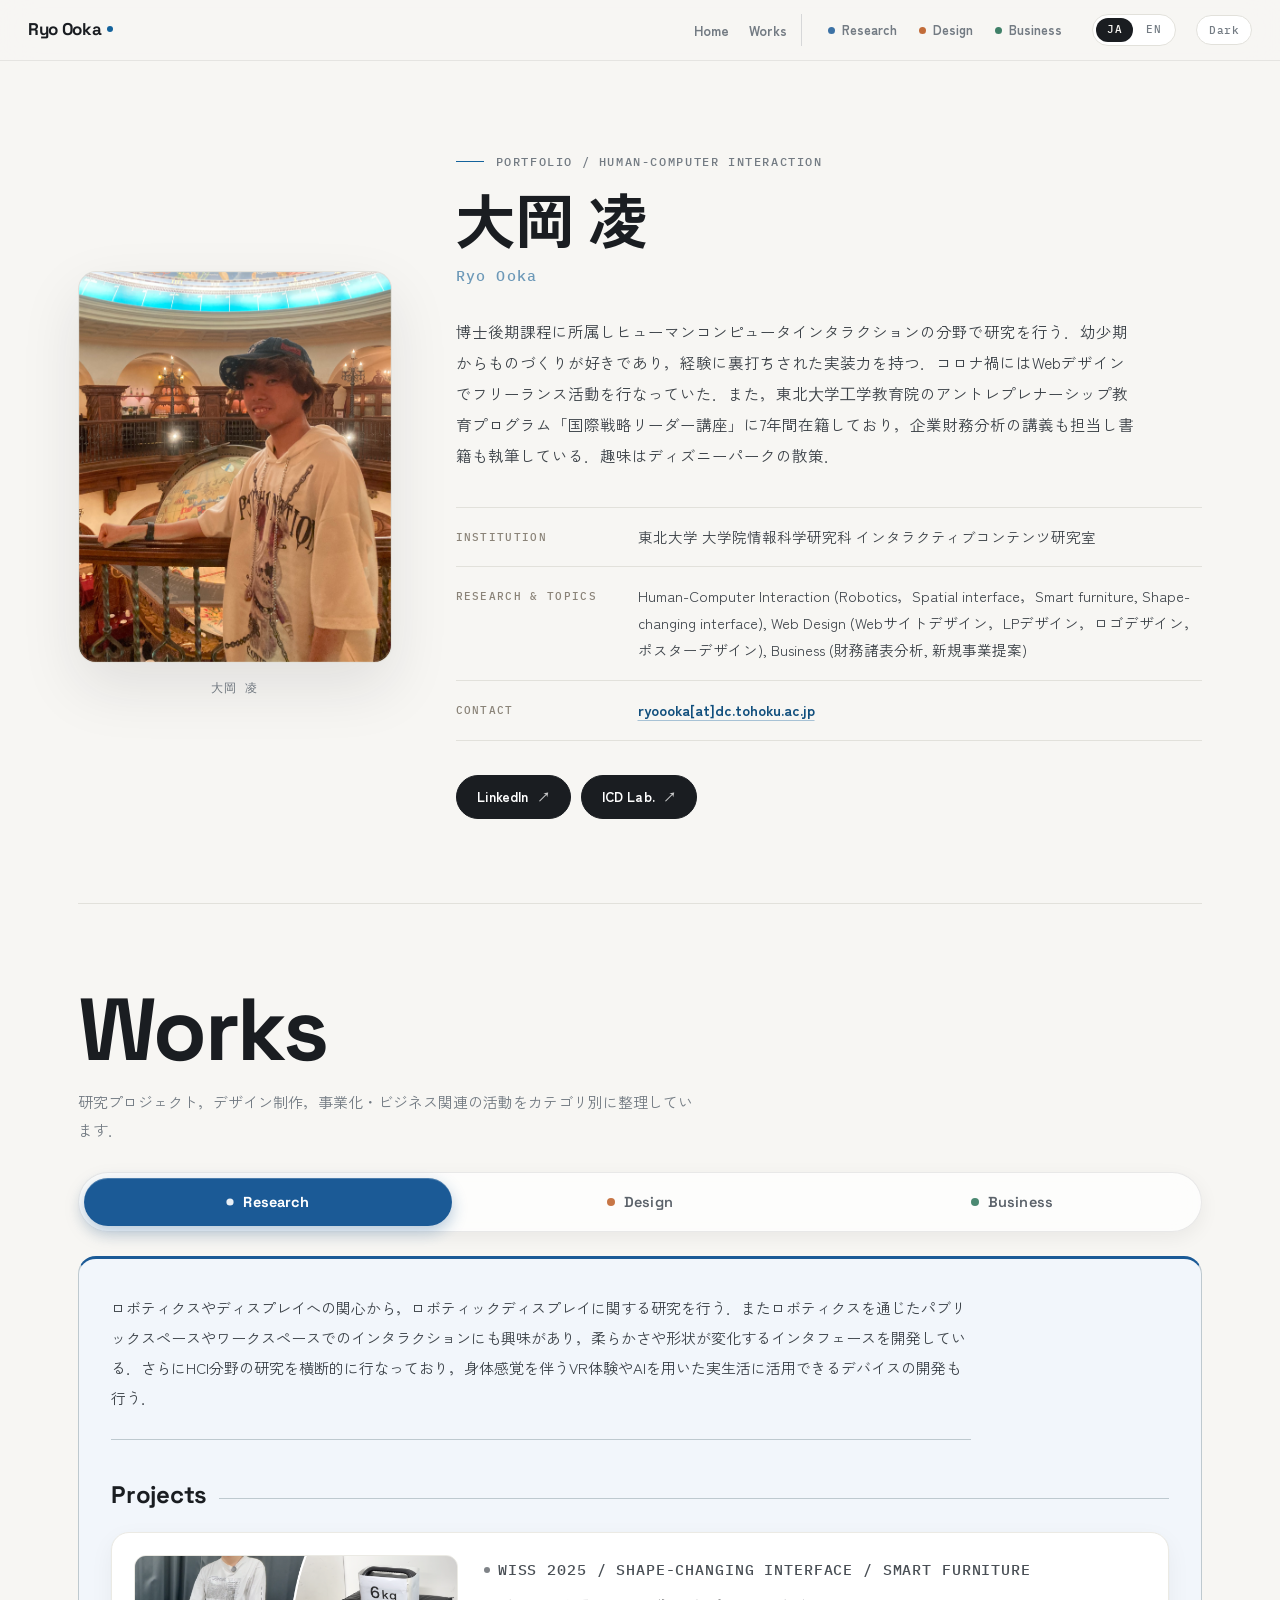
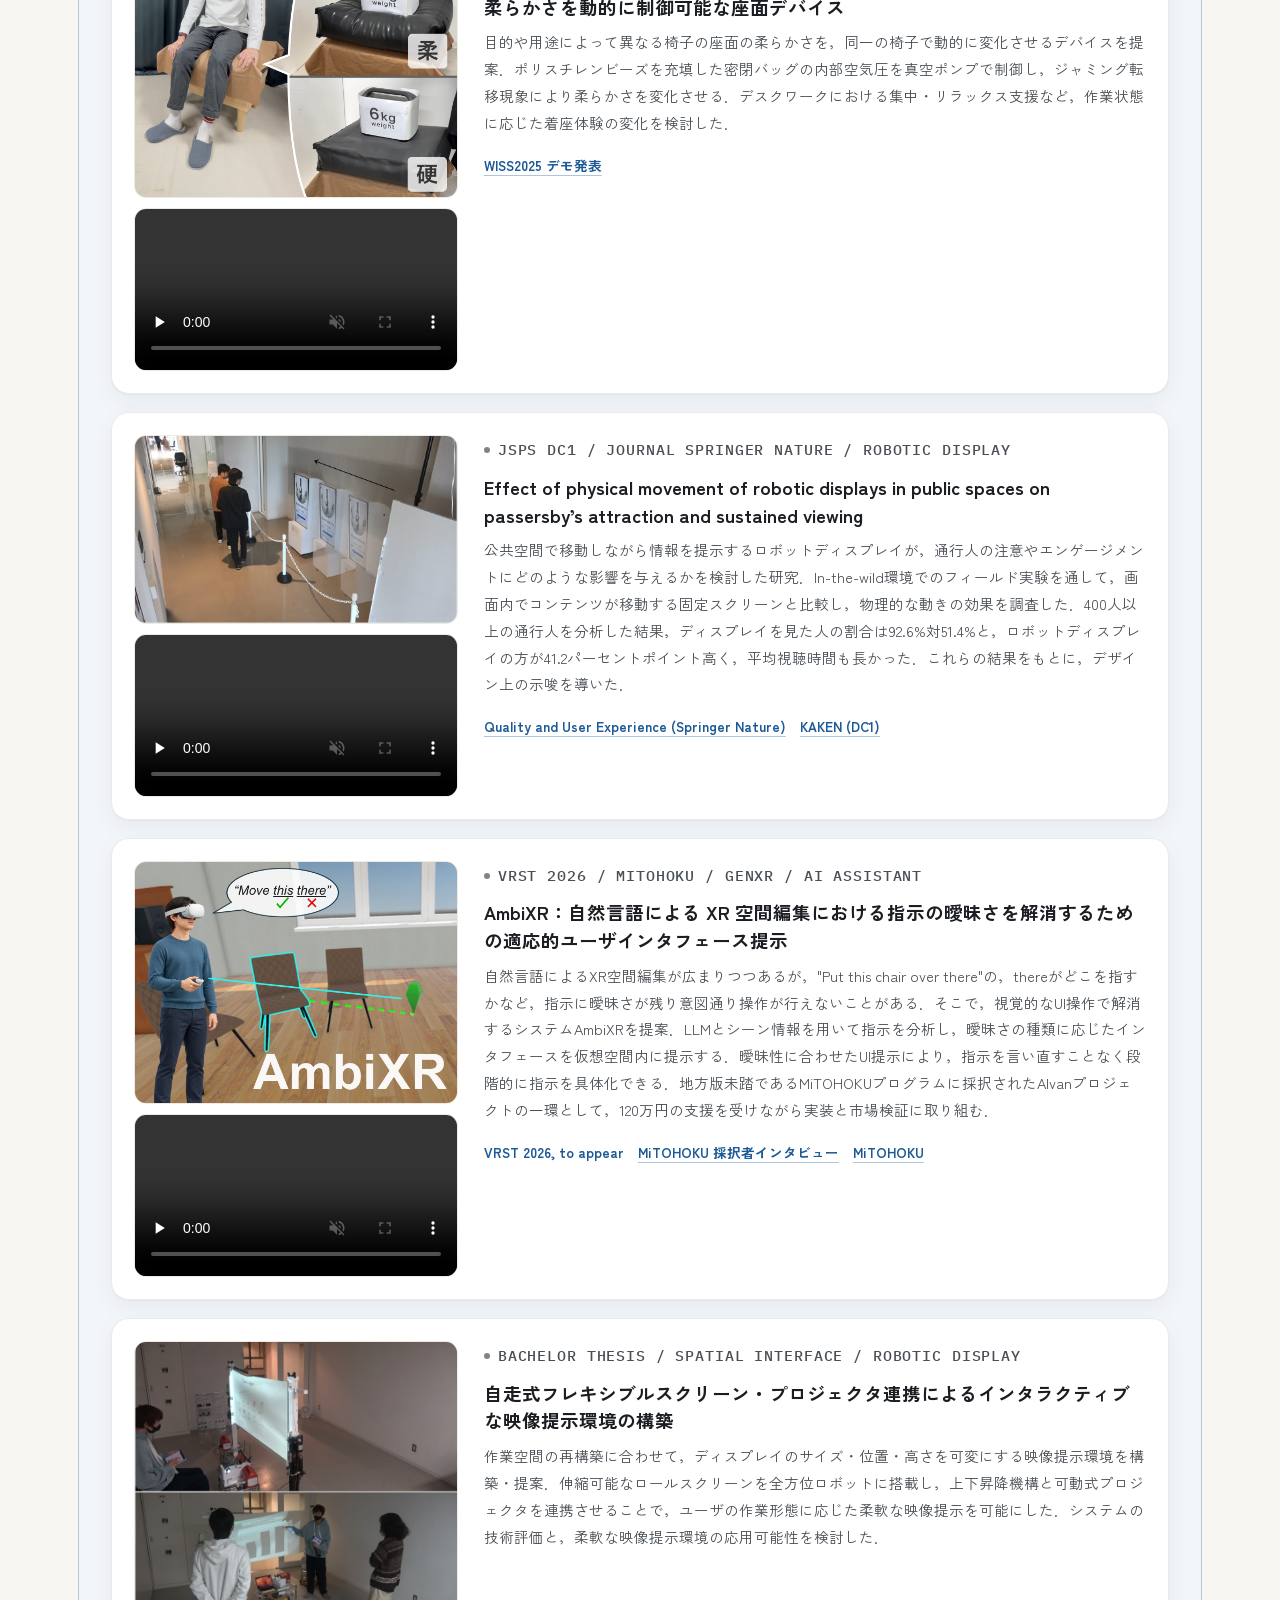
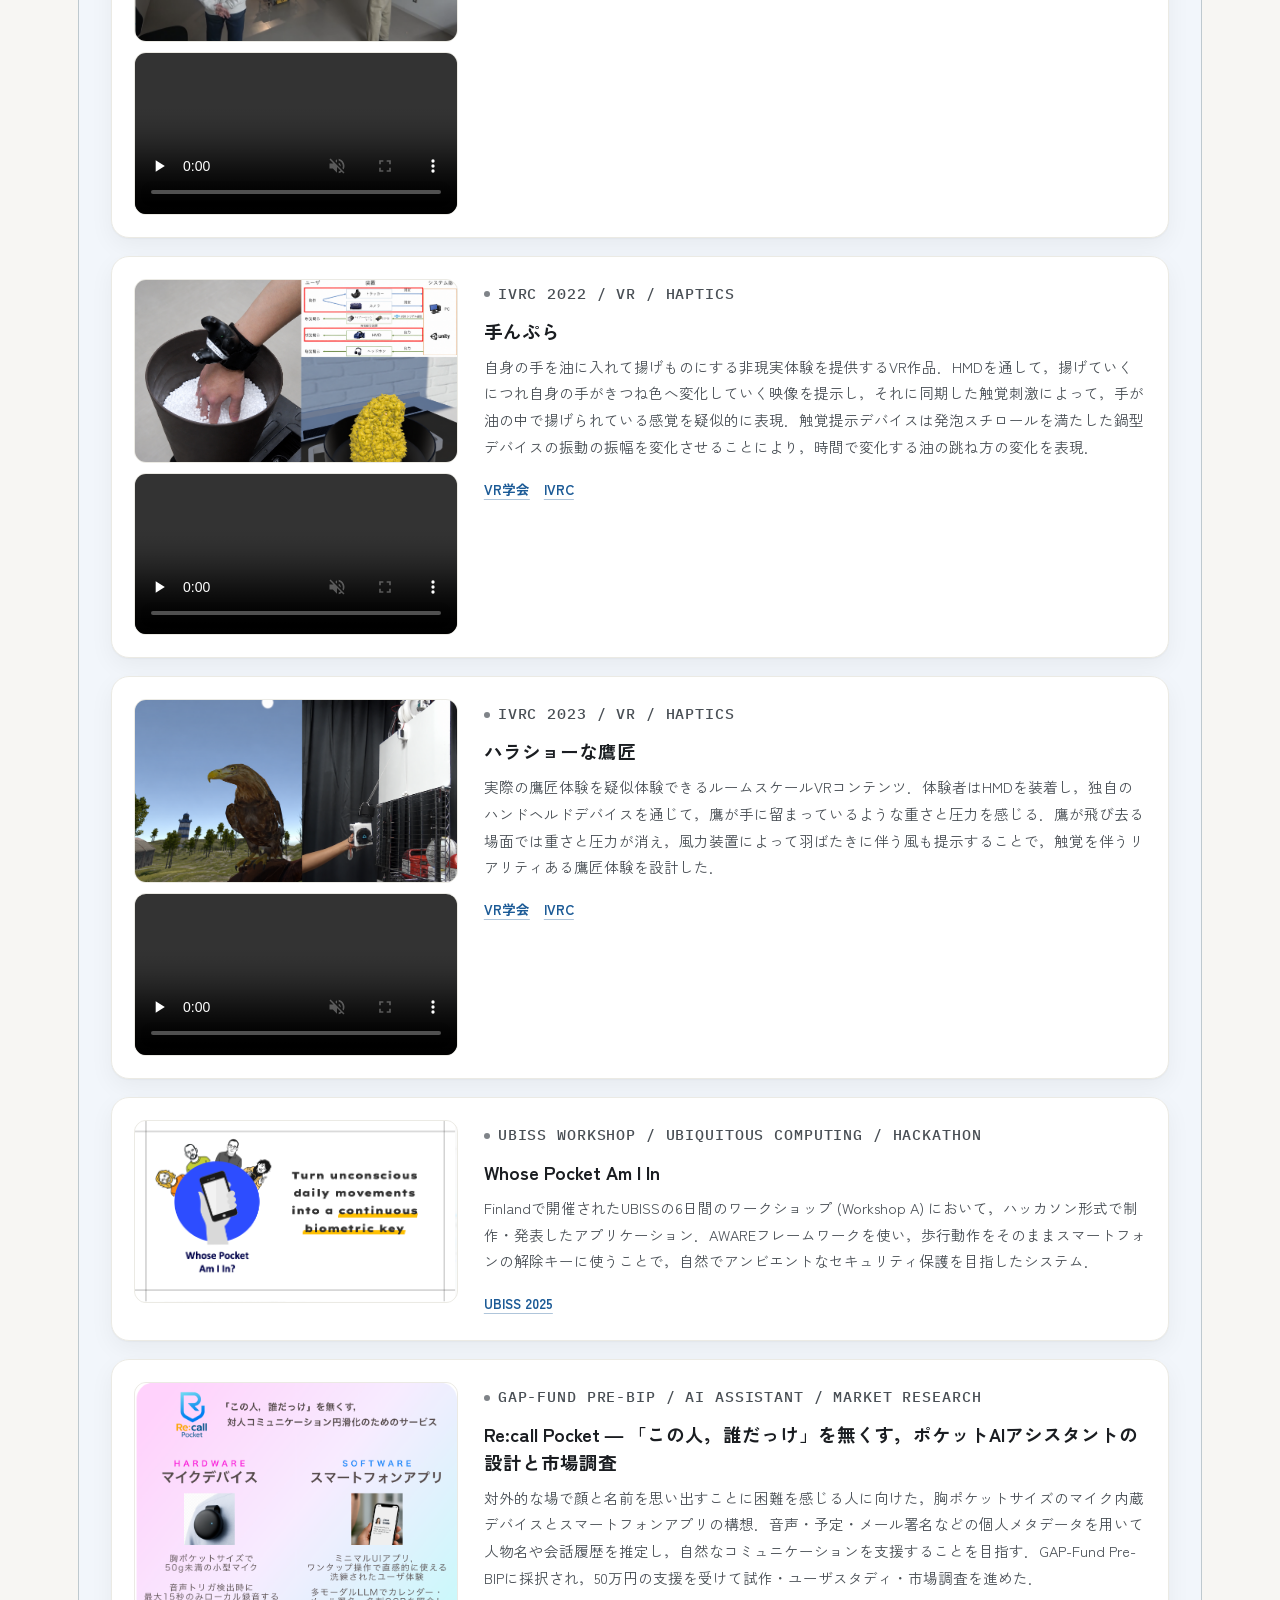
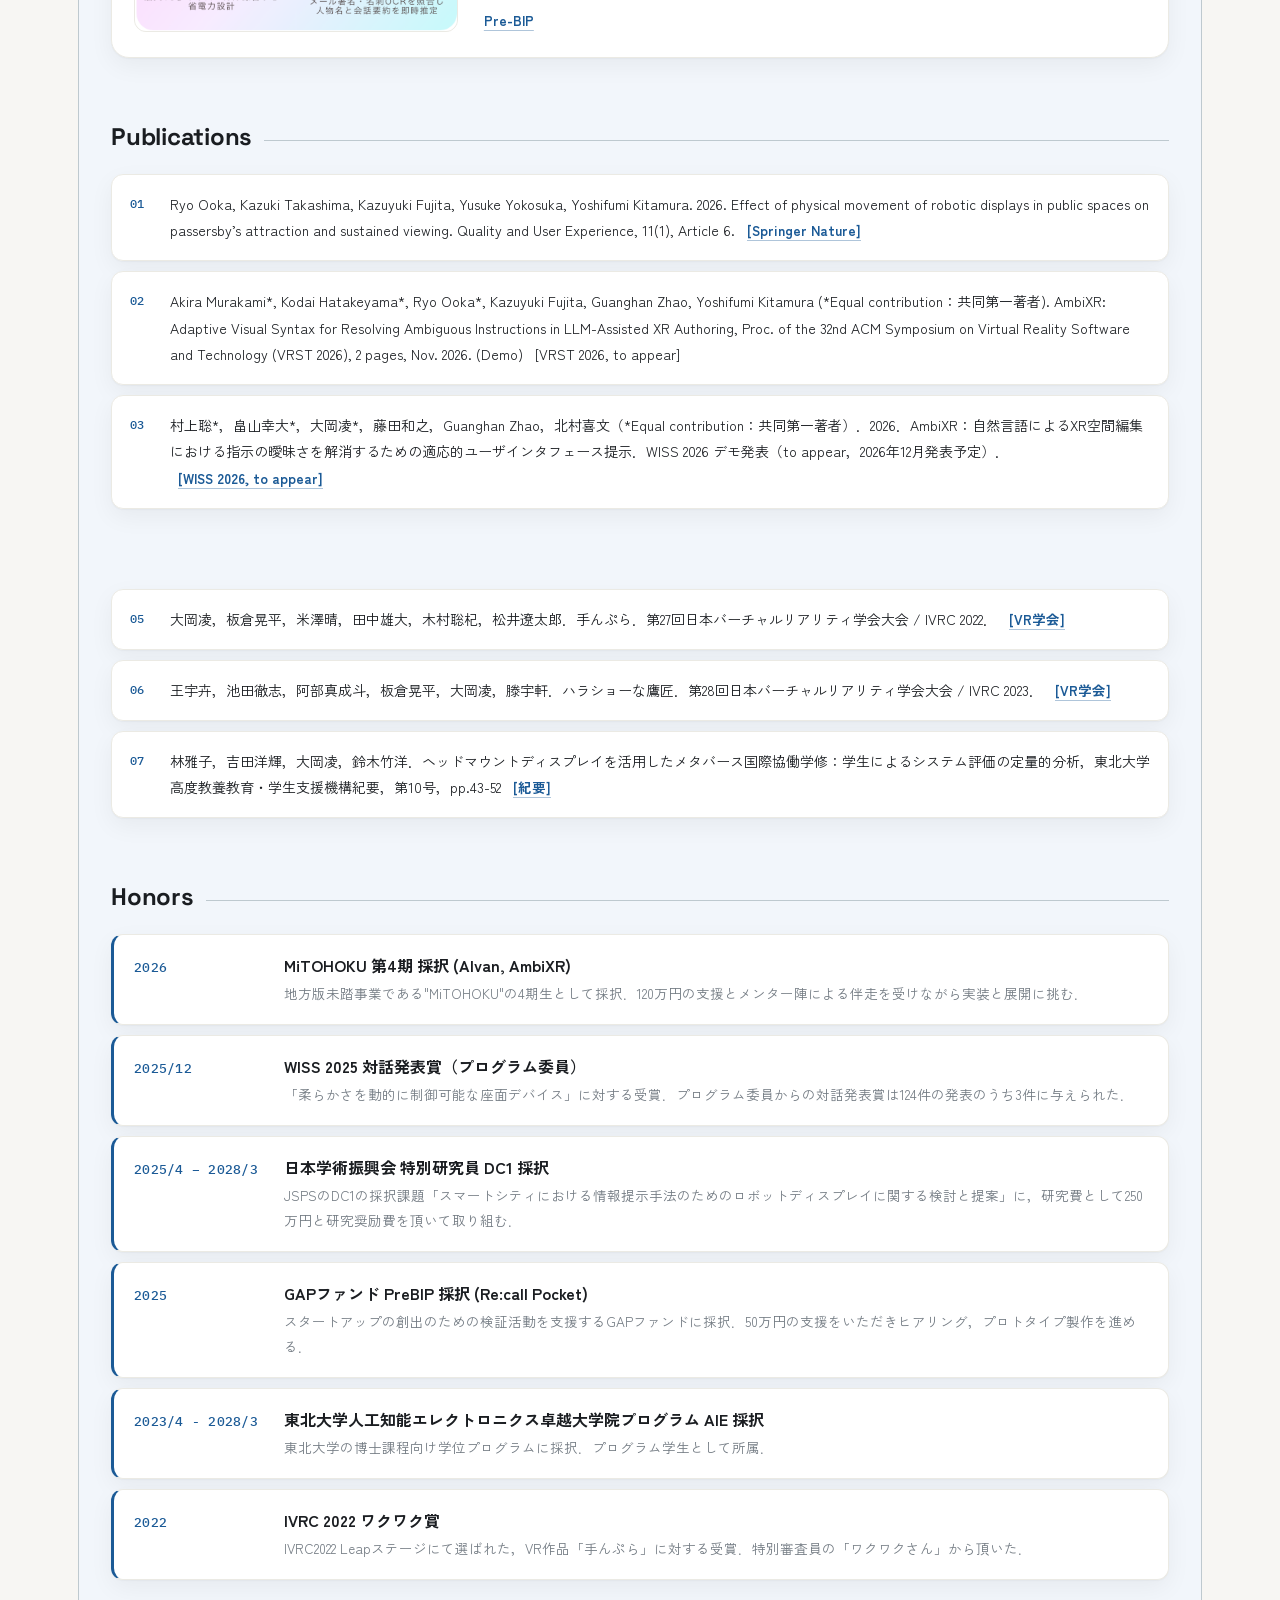
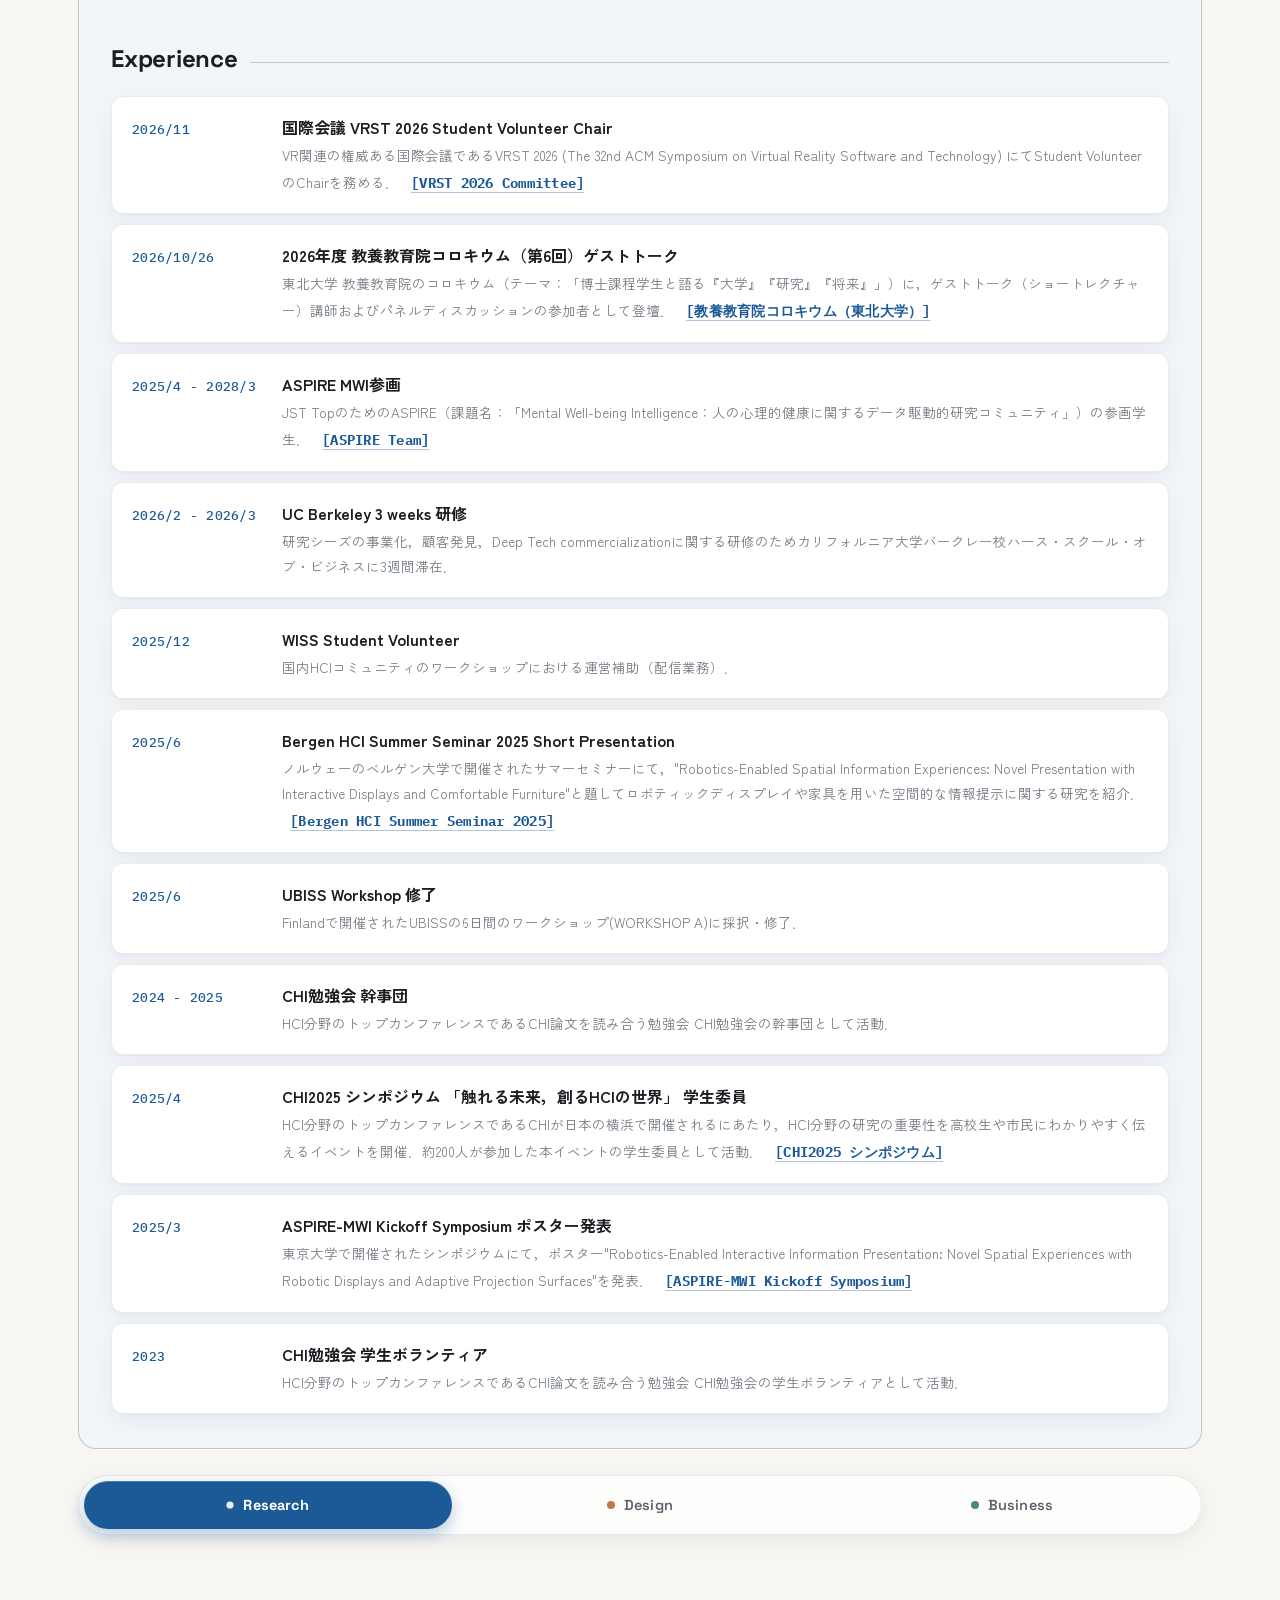
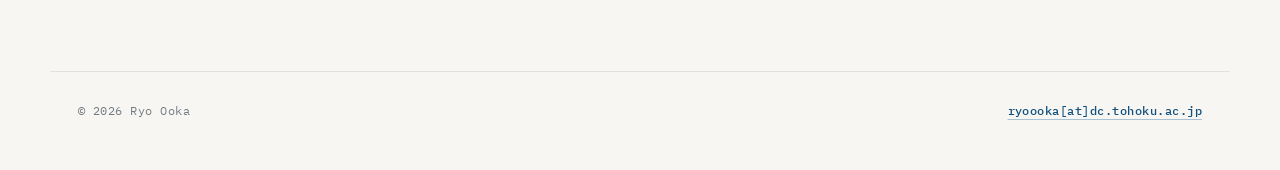
<file: index.html>
<!DOCTYPE html><html lang="ja"> <head><meta charset="UTF-8"><meta name="description" content="大岡凌のポートフォリオ．東北大学大学院情報科学研究科でHuman-Computer Interaction，ロボティックディスプレイ，空間インタフェース，Webデザイン，事業化探索に取り組んでいます．"><meta name="author" content="Ryo Ooka"><meta name="keywords" content="大岡凌,Ryo Ooka,HCI,Human-Computer Interaction,ロボティックディスプレイ,Robotic Display,Spatial Interface,Smart Furniture,Shape-changing Interface,Web Design,Business Development,Tohoku University"><meta name="robots" content="index, follow"><meta name="viewport" content="width=device-width, initial-scale=1.0"><meta name="theme-color" media="(prefers-color-scheme: light)" content="#f7f6f3"><meta name="theme-color" media="(prefers-color-scheme: dark)" content="#0e1114"><link rel="icon" href="/favicon.svg" type="image/svg+xml"><link rel="icon" href="/favicon.ico" sizes="48x48"><link rel="apple-touch-icon" href="/apple-touch-icon.png"><link rel="preconnect" href="https://fonts.googleapis.com"><link rel="preconnect" href="https://fonts.gstatic.com" crossorigin><link rel="stylesheet" href="https://fonts.googleapis.com/css2?family=IBM+Plex+Mono:wght@400;500&family=Space+Grotesk:wght@400;500;600;700&family=Zen+Kaku+Gothic+New:wght@400;500;700&display=swap"><link rel="canonical" href="https://ryoooka.com/"><link rel="alternate" hreflang="ja" href="https://ryoooka.com/"><link rel="alternate" hreflang="en" href="https://ryoooka.com/en/"><link rel="alternate" hreflang="x-default" href="https://ryoooka.com/"><meta property="og:type" content="profile"><meta property="og:site_name" content="Ryo Ooka Portfolio"><meta property="og:title" content="大岡 凌 | HCI Researcher, Web Designer, Business Development"><meta property="og:description" content="大岡凌のポートフォリオ．東北大学大学院情報科学研究科でHuman-Computer Interaction，ロボティックディスプレイ，空間インタフェース，Webデザイン，事業化探索に取り組んでいます．"><meta property="og:url" content="https://ryoooka.com/"><meta property="og:image" content="https://ryoooka.com/images/profile.jpeg"><meta property="og:locale" content="ja_JP"><meta property="og:locale:alternate" content="en_US"><meta property="profile:first_name" content="Ryo"><meta property="profile:last_name" content="Ooka"><meta name="twitter:card" content="summary"><meta name="twitter:title" content="大岡 凌 | HCI Researcher, Web Designer, Business Development"><meta name="twitter:description" content="大岡凌のポートフォリオ．東北大学大学院情報科学研究科でHuman-Computer Interaction，ロボティックディスプレイ，空間インタフェース，Webデザイン，事業化探索に取り組んでいます．"><meta name="twitter:image" content="https://ryoooka.com/images/profile.jpeg"><script type="application/ld+json">{"@context":"https://schema.org","@type":"Person","name":"Ryo Ooka","alternateName":"大岡 凌","url":"https://ryoooka.com/","image":"https://ryoooka.com/images/profile.jpeg","email":"ryoooka@dc.tohoku.ac.jp","jobTitle":"Doctoral Student / HCI Researcher","affiliation":{"@type":"CollegeOrUniversity","name":"Tohoku University","department":"Graduate School of Information Sciences"},"memberOf":{"@type":"Organization","name":"Interactive Content Design Lab.","url":"https://www.icd.riec.tohoku.ac.jp/"},"sameAs":["https://www.linkedin.com/in/ryoooka?utm_source=share&utm_campaign=share_via&utm_content=profile&utm_medium=ios_app","https://www.icd.riec.tohoku.ac.jp/"],"knowsAbout":["Human-Computer Interaction","Robotic Displays","Spatial Interfaces","Smart Furniture","Shape-changing Interfaces","Web Design","Business Development"]}</script><script type="module">(()=>{const e=localStorage.getItem("theme"),t=window.matchMedia("(prefers-color-scheme: dark)").matches;document.documentElement.dataset.theme=e||(t?"dark":"light")})();</script><title>大岡 凌 | HCI Researcher, Web Designer, Business Development</title><link rel="stylesheet" href="/_astro/global.mUIs89o9.css"></head> <body> <header class="site-header"> <a class="logo" href="#home" aria-label="Home"> <span>Ryo Ooka</span> </a> <button class="menu-button" aria-label="Open menu" aria-expanded="false"> <span></span> <span></span> <span></span> </button> <nav class="site-nav" aria-label="Main navigation"> <a href="#home">Home</a> <a href="#works">Works</a> <div class="nav-work-tabs" aria-label="Works categories"> <a class="nav-research" href="#works" data-tab-target="research">Research</a> <a class="nav-design" href="#works" data-tab-target="design">Design</a> <a class="nav-business" href="#works" data-tab-target="business">Business</a> </div> <div class="language-switch"> <a class="active" href="/">JA</a> <a href="/en/">EN</a> </div> <button class="theme-toggle" type="button" data-theme-toggle aria-label="Switch color theme"> <span data-theme-label>Dark</span> </button> </nav> </header> <main> <section id="home" class="hero"> <aside class="hero-aside"> <div class="portrait-frame"> <div class="portrait-placeholder" aria-hidden="true">RO</div> <img src="/images/profile.jpeg" alt="大岡凌のプロフィール写真" fetchpriority="high" decoding="async" onerror="this.remove()"> </div> <p>
大岡 凌
</p> </aside> <div class="hero-main"> <p class="eyebrow">Portfolio / Human-Computer Interaction</p> <h1>大岡 凌</h1> <p class="name-en">Ryo Ooka</p> <p class="lead">博士後期課程に所属しヒューマンコンピュータインタラクションの分野で研究を行う．幼少期からものづくりが好きであり，経験に裏打ちされた実装力を持つ．コロナ禍にはWebデザインでフリーランス活動を行なっていた．また，東北⼤学⼯学教育院のアントレプレナーシップ教育プログラム「国際戦略リーダー講座」に7年間在籍しており，企業財務分析の講義も担当し書籍も執筆している．趣味はディズニーパークの散策．</p> <dl class="profile-list"> <div> <dt>Institution</dt> <dd>東北大学 大学院情報科学研究科 インタラクティブコンテンツ研究室</dd> </div> <div> <dt>Research & Topics</dt> <dd>Human-Computer Interaction (Robotics，Spatial interface，Smart furniture, Shape-changing interface), Web Design (Webサイトデザイン，LPデザイン，ロゴデザイン，ポスターデザイン), Business (財務諸表分析, 新規事業提案)</dd> </div> <div> <dt>Contact</dt> <dd> <a href="mailto:ryoooka[at]dc.tohoku.ac.jp">ryoooka[at]dc.tohoku.ac.jp</a> </dd> </div> </dl> <div class="hero-actions"> <a class="button" href="https://www.linkedin.com/in/ryoooka?utm_source=share&#38;utm_campaign=share_via&#38;utm_content=profile&#38;utm_medium=ios_app" target="_blank"> LinkedIn <span class="button-tag">↗</span> </a><a class="button" href="https://www.icd.riec.tohoku.ac.jp/" target="_blank"> ICD Lab. <span class="button-tag">↗</span> </a> </div> </div> </section> <section id="works" class="works section"> <div class="section-heading works-heading"> <p class="eyebrow">Works</p> <h2>Works</h2> <p>
研究プロジェクト，デザイン制作，事業化・ビジネス関連の活動をカテゴリ別に整理しています．
</p> </div> <div class="tab-controls top" data-tab-controls role="tablist" aria-label="Works categories"> <button class="tab-button active research-tab" type="button" data-tab="research" role="tab" id="tab-research-top" aria-controls="research" aria-selected="true">Research</button> <button class="tab-button design-tab" type="button" data-tab="design" role="tab" id="tab-design-top" aria-controls="design" aria-selected="false" tabindex="-1">Design</button> <button class="tab-button business-tab" type="button" data-tab="business" role="tab" id="tab-business-top" aria-controls="business" aria-selected="false" tabindex="-1">Business</button> </div> <div class="tab-panel active theme-research" id="research" role="tabpanel" aria-labelledby="tab-research-top"> <div class="tab-intro"> <p>ロボティクスやディスプレイへの関心から，ロボティックディスプレイに関する研究を行う．またロボティクスを通じたパブリックスペースやワークスペースでのインタラクションにも興味があり，柔らかさや形状が変化するインタフェースを開発している．さらにHCI分野の研究を横断的に行なっており，身体感覚を伴うVR体験やAIを用いた実生活に活用できるデバイスの開発も行う．</p> </div> <section class="subsection"> <h3>Projects</h3> <div class="feature-list"> <article class="feature-card"> <div class="feature-media"> <img src="/images/research/research-soft-seat.png" alt="柔らかさを動的に制御可能な座面デバイス teaser" loading="lazy" decoding="async" onerror="this.remove()"> <video controls muted playsinline preload="none" onerror="this.remove()"> <source src="/movies/research-soft-seat.mp4" type="video/mp4"> </video> </div> <div class="feature-content"> <p class="meta">WISS 2025 / Shape-changing Interface / Smart Furniture</p> <h4>柔らかさを動的に制御可能な座面デバイス</h4> <p>目的や用途によって異なる椅子の座面の柔らかさを，同一の椅子で動的に変化させるデバイスを提案．ポリスチレンビーズを充填した密閉バッグの内部空気圧を真空ポンプで制御し，ジャミング転移現象により柔らかさを変化させる．デスクワークにおける集中・リラックス支援など，作業状態に応じた着座体験の変化を検討した．</p> <div class="link-row"> <a href="https://www.wiss.org/WISS2025Proceedings/data/demo/1-C15.pdf">WISS2025 デモ発表</a> </div> </div> </article><article class="feature-card"> <div class="feature-media"> <img src="/images/research/research-robotic-display.png" alt="Effect of physical movement of robotic displays in public spaces on passersby’s attraction and sustained viewing teaser" loading="lazy" decoding="async" onerror="this.remove()"> <video controls muted playsinline preload="none" onerror="this.remove()"> <source src="/movies/research-robotic-display.mp4" type="video/mp4"> </video> </div> <div class="feature-content"> <p class="meta">JSPS DC1 / Journal Springer Nature / Robotic Display</p> <h4>Effect of physical movement of robotic displays in public spaces on passersby’s attraction and sustained viewing</h4> <p>公共空間で移動しながら情報を提示するロボットディスプレイが，通行人の注意やエンゲージメントにどのような影響を与えるかを検討した研究．In-the-wild環境でのフィールド実験を通して，画面内でコンテンツが移動する固定スクリーンと比較し，物理的な動きの効果を調査した．400人以上の通行人を分析した結果，ディスプレイを見た人の割合は92.6%対51.4%と，ロボットディスプレイの方が41.2パーセントポイント高く，平均視聴時間も長かった．これらの結果をもとに，デザイン上の示唆を導いた．</p> <div class="link-row"> <a href="https://link.springer.com/article/10.1007/s41233-026-00083-y">Quality and User Experience (Springer Nature)</a><a href="https://kaken.nii.ac.jp/ja/grant/KAKENHI-PROJECT-25KJ0551/">KAKEN (DC1)</a> </div> </div> </article><article class="feature-card"> <div class="feature-media"> <img src="/images/research/research-ambixr.png" alt="AmbiXR：自然言語による XR 空間編集における指示の曖昧さを解消するための適応的ユーザインタフェース提示 teaser" loading="lazy" decoding="async" onerror="this.remove()"> <video controls muted playsinline preload="none" onerror="this.remove()"> <source src="/movies/research-ambixr.mp4" type="video/mp4"> </video> </div> <div class="feature-content"> <p class="meta">VRST 2026 / MiTOHOKU / GenXR / AI assistant</p> <h4>AmbiXR：自然言語による XR 空間編集における指示の曖昧さを解消するための適応的ユーザインタフェース提示</h4> <p>自然言語によるXR空間編集が広まりつつあるが，&quot;Put this chair over there&quot;の，thereがどこを指すかなど，指示に曖昧さが残り意図通り操作が行えないことがある．そこで，視覚的なUI操作で解消するシステムAmbiXRを提案．LLMとシーン情報を用いて指示を分析し，曖昧さの種類に応じたインタフェースを仮想空間内に提示する．曖昧性に合わせたUI提示により，指示を言い直すことなく段階的に指示を具体化できる．地方版未踏であるMiTOHOKUプログラムに採択されたAIvanプロジェクトの一環として，120万円の支援を受けながら実装と市場検証に取り組む．</p> <div class="link-row"> <span>VRST 2026, to appear</span><a href="https://note.com/mitohoku/n/n58b6cfd8f9a9">MiTOHOKU 採択者インタビュー</a><a href="https://mitohoku.jp/">MiTOHOKU</a> </div> </div> </article><article class="feature-card"> <div class="feature-media"> <img src="/images/research/research-flexible-screen.png" alt="自走式フレキシブルスクリーン・プロジェクタ連携によるインタラクティブな映像提示環境の構築 teaser" loading="lazy" decoding="async" onerror="this.remove()"> <video controls muted playsinline preload="none" onerror="this.remove()"> <source src="/movies/research-flexible-screen.mp4" type="video/mp4"> </video> </div> <div class="feature-content"> <p class="meta">Bachelor Thesis / Spatial Interface / Robotic Display</p> <h4>自走式フレキシブルスクリーン・プロジェクタ連携によるインタラクティブな映像提示環境の構築</h4> <p>作業空間の再構築に合わせて，ディスプレイのサイズ・位置・高さを可変にする映像提示環境を構築・提案．伸縮可能なロールスクリーンを全方位ロボットに搭載し，上下昇降機構と可動式プロジェクタを連携させることで，ユーザの作業形態に応じた柔軟な映像提示を可能にした．システムの技術評価と，柔軟な映像提示環境の応用可能性を検討した．</p> <div class="link-row">  </div> </div> </article><article class="feature-card"> <div class="feature-media"> <img src="/images/research/research-tenpura.png" alt="手んぷら teaser" loading="lazy" decoding="async" onerror="this.remove()"> <video controls muted playsinline preload="none" onerror="this.remove()"> <source src="/movies/research-tenpura.mp4" type="video/mp4"> </video> </div> <div class="feature-content"> <p class="meta">IVRC 2022 / VR / Haptics</p> <h4>手んぷら</h4> <p>自身の手を油に入れて揚げものにする非現実体験を提供するVR作品．HMDを通して，揚げていくにつれ自身の手がきつね色へ変化していく映像を提示し，それに同期した触覚刺激によって，手が油の中で揚げられている感覚を疑似的に表現．触覚提示デバイスは発泡スチロールを満たした鍋型デバイスの振動の振幅を変化させることにより，時間で変化する油の跳ね方の変化を表現．</p> <div class="link-row"> <a href="https://conference.vrsj.org/ac2022/program/1A3.html">VR学会</a><a href="https://ivrc.net/2022/leap/">IVRC</a> </div> </div> </article><article class="feature-card"> <div class="feature-media"> <img src="/images/research/research-takajo.png" alt="ハラショーな鷹匠 teaser" loading="lazy" decoding="async" onerror="this.remove()"> <video controls muted playsinline preload="none" onerror="this.remove()"> <source src="/movies/research-takajo.mp4" type="video/mp4"> </video> </div> <div class="feature-content"> <p class="meta">IVRC 2023 / VR / Haptics</p> <h4>ハラショーな鷹匠</h4> <p>実際の鷹匠体験を疑似体験できるルームスケールVRコンテンツ．体験者はHMDを装着し，独自のハンドヘルドデバイスを通じて，鷹が手に留まっているような重さと圧力を感じる．鷹が飛び去る場面では重さと圧力が消え，風力装置によって羽ばたきに伴う風も提示することで，触覚を伴うリアリティある鷹匠体験を設計した．</p> <div class="link-row"> <a href="https://conference.vrsj.org/ac2023/program/IVRC.html">VR学会</a><a href="https://ivrc.net/archive/%E3%83%8F%E3%83%A9%E3%82%B7%E3%83%A7%E3%83%BC%E3%81%AA%E9%B7%B9%E5%8C%A02023/">IVRC</a> </div> </div> </article><article class="feature-card"> <div class="feature-media"> <img src="/images/research/research-whose-pocket.png" alt="Whose Pocket Am I In teaser" loading="lazy" decoding="async" onerror="this.remove()">  </div> <div class="feature-content"> <p class="meta">UBISS Workshop / Ubiquitous Computing / Hackathon</p> <h4>Whose Pocket Am I In</h4> <p>Finlandで開催されたUBISSの6日間のワークショップ (Workshop A) において，ハッカソン形式で制作・発表したアプリケーション．AWAREフレームワークを使い，歩行動作をそのままスマートフォンの解除キーに使うことで，自然でアンビエントなセキュリティ保護を目指したシステム．</p> <div class="link-row"> <a href="https://ubicomp.oulu.fi/UBISS2025">UBISS 2025</a> </div> </div> </article><article class="feature-card"> <div class="feature-media"> <img src="/images/research/research-recall-pocket.png" alt="Re:call Pocket ― 「この人，誰だっけ」を無くす，ポケットAIアシスタントの設計と市場調査 teaser" loading="lazy" decoding="async" onerror="this.remove()">  </div> <div class="feature-content"> <p class="meta">GAP-Fund Pre-BIP / AI Assistant / Market Research</p> <h4>Re:call Pocket ― 「この人，誰だっけ」を無くす，ポケットAIアシスタントの設計と市場調査</h4> <p>対外的な場で顔と名前を思い出すことに困難を感じる人に向けた，胸ポケットサイズのマイク内蔵デバイスとスマートフォンアプリの構想．音声・予定・メール署名などの個人メタデータを用いて人物名や会話履歴を推定し，自然なコミュニケーションを支援することを目指す．GAP-Fund Pre-BIPに採択され，50万円の支援を受けて試作・ユーザスタディ・市場調査を進めた．</p> <div class="link-row"> <a href="https://startup.tohoku.ac.jp/r7-bip-prebip/">Pre-BIP</a> </div> </div> </article> </div> </section> <section class="subsection"> <h3>Publications</h3> <ol class="publication-list"> <li> <span>Ryo Ooka, Kazuki Takashima, Kazuyuki Fujita, Yusuke Yokosuka, Yoshifumi Kitamura. 2026. Effect of physical movement of robotic displays in public spaces on passersby’s attraction and sustained viewing. Quality and User Experience, 11(1), Article 6.</span> <span class="inline-links"> <a href="https://doi.org/10.1007/s41233-026-00083-y">[Springer Nature]</a> </span> </li><li> <span>Akira Murakami*, Kodai Hatakeyama*, Ryo Ooka*, Kazuyuki Fujita, Guanghan Zhao, Yoshifumi Kitamura (*Equal contribution：共同第一著者). AmbiXR: Adaptive Visual Syntax for Resolving Ambiguous Instructions in LLM-Assisted XR Authoring, Proc. of the 32nd ACM Symposium on Virtual Reality Software and Technology (VRST 2026), 2 pages, Nov. 2026. (Demo)</span> <span class="inline-links"> <span>[VRST 2026, to appear]</span> </span> </li><li> <span>村上聡*，畠山幸大*，大岡凌*，藤田和之，Guanghan Zhao，北村喜文（*Equal contribution：共同第一著者）．2026．AmbiXR：自然言語によるXR空間編集における指示の曖昧さを解消するための適応的ユーザインタフェース提示．WISS 2026 デモ発表（to appear，2026年12月発表予定）．</span> <span class="inline-links"> <a href="https://www.wiss.org/WISS2026/">[WISS 2026, to appear]</a> </span> </li><li> <span>大岡凌，藤田和之，中本葉奈，横須賀佑介，北村喜文．2025．柔らかさを動的に制御可能な座面デバイス．WISS 2025 デモ発表．</span> <span class="inline-links"> <a href="https://www.wiss.org/WISS2025Proceedings/data/demo/1-C15.pdf">[WISS]</a> </span> </li><li> <span>大岡凌，板倉晃平，米澤晴，田中雄大，木村聡杞，松井遼太郎．手んぷら．第27回日本バーチャルリアリティ学会大会 / IVRC 2022．</span> <span class="inline-links"> <a href="https://conference.vrsj.org/ac2022/program/1A3.html">[VR学会]</a> </span> </li><li> <span>王宇卉，池田徹志，阿部真成斗，板倉晃平，大岡凌，滕宇軒．ハラショーな鷹匠．第28回日本バーチャルリアリティ学会大会 / IVRC 2023．</span> <span class="inline-links"> <a href="https://conference.vrsj.org/ac2023/program/doc/IVRC-09.pdf">[VR学会]</a> </span> </li><li> <span>林雅子，吉田洋輝，大岡凌，鈴木竹洋．ヘッドマウントディスプレイを活用したメタバース国際協働学修：学生によるシステム評価の定量的分析，東北大学高度教養教育・学生支援機構紀要，第10号，pp.43-52</span> <span class="inline-links"> <a href="https://www.ihe.tohoku.ac.jp/wp-content/uploads/2025/07/bulletin_2024.pdf#page=47">[紀要]</a> </span> </li> </ol> </section> <section class="subsection"> <h3>Honors</h3> <div class="award-list"> <article> <span>2026</span> <div> <h4>MiTOHOKU 第4期 採択 (AIvan, AmbiXR)</h4> <p>地方版未踏事業である&quot;MiTOHOKU&quot;の4期生として採択．120万円の支援とメンター陣による伴走を受けながら実装と展開に挑む．</p>  </div> </article><article> <span>2025/12</span> <div> <h4>WISS 2025 対話発表賞（プログラム委員）</h4> <p>「柔らかさを動的に制御可能な座面デバイス」に対する受賞．プログラム委員からの対話発表賞は124件の発表のうち3件に与えられた．</p>  </div> </article><article> <span>2025/4 – 2028/3 </span> <div> <h4>日本学術振興会 特別研究員 DC1 採択</h4> <p>JSPSのDC1の採択課題「スマートシティにおける情報提示手法のためのロボットディスプレイに関する検討と提案」に，研究費として250万円と研究奨励費を頂いて取り組む．</p>  </div> </article><article> <span>2025</span> <div> <h4>GAPファンド PreBIP 採択 (Re:call Pocket)</h4> <p>スタートアップの創出のための検証活動を支援するGAPファンドに採択．50万円の支援をいただきヒアリング，プロトタイプ製作を進める．</p>  </div> </article><article> <span>2023/4 - 2028/3</span> <div> <h4>東北大学人工知能エレクトロニクス卓越大学院プログラム AIE 採択</h4> <p>東北大学の博士課程向け学位プログラムに採択．プログラム学生として所属．</p>  </div> </article><article> <span>2022</span> <div> <h4>IVRC 2022 ワクワク賞</h4> <p>IVRC2022 Leapステージにて選ばれた，VR作品「手んぷら」に対する受賞．特別審査員の「ワクワクさん」から頂いた．</p>  </div> </article> </div> </section> <section class="subsection"> <h3>Experience</h3> <div class="compact-list"> <article> <span>2026/11</span> <div> <h4>国際会議 VRST 2026 Student Volunteer Chair</h4> <p> VR関連の権威ある国際会議であるVRST 2026 (The 32nd ACM Symposium on Virtual Reality Software and Technology) にてStudent VolunteerのChairを務める． <span class="inline-links"> <a href="https://vrst.acm.org/vrst2026/committee/" target="_blank">[VRST 2026 Committee]</a> </span> </p> </div> </article><article> <span>2026/10/26</span> <div> <h4>2026年度 教養教育院コロキウム（第6回）ゲストトーク</h4> <p> 東北大学 教養教育院のコロキウム（テーマ：「博士課程学生と語る『大学』『研究』『将来』」）に，ゲストトーク（ショートレクチャー）講師およびパネルディスカッションの参加者として登壇． <span class="inline-links"> <a href="https://www.las.tohoku.ac.jp/2222" target="_blank">[教養教育院コロキウム（東北大学）]</a> </span> </p> </div> </article><article> <span>2025/4 - 2028/3</span> <div> <h4>ASPIRE MWI参画</h4> <p> JST TopのためのASPIRE（課題名：「Mental Well-being Intelligence：人の心理的健康に関するデータ駆動的研究コミュニティ」）の参画学生． <span class="inline-links"> <a href="https://aspire-mwi.org/team/" target="_blank">[ASPIRE Team]</a> </span> </p> </div> </article><article> <span>2026/2 - 2026/3</span> <div> <h4>UC Berkeley 3 weeks 研修</h4> <p> 研究シーズの事業化，顧客発見，Deep Tech commercializationに関する研修のためカリフォルニア大学バークレー校ハース・スクール・オブ・ビジネスに3週間滞在．  </p> </div> </article><article> <span>2025/12</span> <div> <h4>WISS Student Volunteer</h4> <p> 国内HCIコミュニティのワークショップにおける運営補助（配信業務）．  </p> </div> </article><article> <span>2025/6</span> <div> <h4>Bergen HCI Summer Seminar 2025 Short Presentation</h4> <p> ノルウェーのベルゲン大学で開催されたサマーセミナーにて，&quot;Robotics-Enabled Spatial Information Experiences: Novel Presentation with Interactive Displays and Comfortable Furniture&quot;と題してロボティックディスプレイや家具を用いた空間的な情報提示に関する研究を紹介． <span class="inline-links"> <a href="https://mediafutures.no/event/bergen-hci-summer-seminar-2025-visit-from-tohoku-university/" target="_blank">[Bergen HCI Summer Seminar 2025]</a> </span> </p> </div> </article><article> <span>2025/6</span> <div> <h4>UBISS Workshop 修了</h4> <p> Finlandで開催されたUBISSの6日間のワークショップ(WORKSHOP A)に採択・修了．  </p> </div> </article><article> <span>2024 - 2025</span> <div> <h4>CHI勉強会 幹事団</h4> <p> HCI分野のトップカンファレンスであるCHI論文を読み合う勉強会 CHI勉強会の幹事団として活動．  </p> </div> </article><article> <span>2025/4</span> <div> <h4>CHI2025 シンポジウム 「触れる未来，創るHCIの世界」 学生委員</h4> <p> HCI分野のトップカンファレンスであるCHIが日本の横浜で開催されるにあたり，HCI分野の研究の重要性を高校生や市民にわかりやすく伝えるイベントを開催．約200人が参加した本イベントの学生委員として活動． <span class="inline-links"> <a href="https://sigchi.jp/symposium/chi2025_symposium/" target="_blank">[CHI2025 シンポジウム]</a> </span> </p> </div> </article><article> <span>2025/3</span> <div> <h4>ASPIRE-MWI Kickoff Symposium ポスター発表</h4> <p> 東京大学で開催されたシンポジウムにて，ポスター&quot;Robotics-Enabled Interactive Information Presentation: Novel Spatial Experiences with Robotic Displays and Adaptive Projection Surfaces&quot;を発表． <span class="inline-links"> <a href="https://aspire-mwi.org/aspire-mwi-kickoff-symposium-at-the-university-of-tokyo/" target="_blank">[ASPIRE-MWI Kickoff Symposium]</a> </span> </p> </div> </article><article> <span>2023</span> <div> <h4>CHI勉強会 学生ボランティア</h4> <p> HCI分野のトップカンファレンスであるCHI論文を読み合う勉強会 CHI勉強会の学生ボランティアとして活動．  </p> </div> </article> </div> </section> </div> <div class="tab-panel theme-design" id="design" role="tabpanel" aria-labelledby="tab-design-top"> <div class="tab-intro"> <p>サイト作成の技術を活かし，コロナ禍よりデザイン作成から一貫して取り組むWeb designのフリーランスとして活動．HP作成，ロゴ，資料作成など，情報の構造と視覚表現をつなぐ制作に取り組む．さらに，ビジネスやマーケティングへの関心も活かし，デザインを通したイベント全体の設計やプロダクト設計も行う．</p> </div> <section class="subsection"> <h3>Topics</h3> <div class="feature-list"> <article class="feature-card"> <div class="feature-media"> <img src="/images/design/design-ccontents-cording.png" alt="コンテンツ販売 実践コーディング teaser" loading="lazy" decoding="async" onerror="this.remove()"> </div> <div class="feature-content"> <p class="meta">Web Design / Contents / Marketing</p> <h4>コンテンツ販売 実践コーディング</h4> <p>駆け出しのフリーランスのコーダー向けのコンテンツを販売．フリーランス初期は実績掲載できるものが少なく経験や学習が仕事の獲得に結びつかないという問題の解決に向け，実績掲載ができるWebデザインコンテンツを設計．SNSマーケティングやLINE Businessアカウントでのリピート販売の経路の設計，Slackを用いたコミュニティ運営など包括的に事業を行なった．</p> <div class="link-row">  </div> </div> </article><article class="feature-card"> <div class="feature-media"> <img src="/images/design/design-chi-symposium.jpg" alt="CHI 2025 シンポジウム teaser" loading="lazy" decoding="async" onerror="this.remove()"> </div> <div class="feature-content"> <p class="meta">Web Design / Event Website</p> <h4>CHI 2025 シンポジウム</h4> <p>HCI分野のトップカンファレンスであるCHIが日本の横浜で開催されるにあたり，HCI分野の研究の重要性を高校生や市民にわかりやすく伝えるイベント「触れる未来，創るHCIの世界」が開催された．約200人が参加した本イベントの学生委員として活動．横浜市に配布されたポスターのデザインやWebサイトの作成をはじめとして，当日の案内看板やスライド，腕章などイベントの総合デザインを担当．情報構造，視認性，イベント告知に必要な導線を考慮してデザインした．加えて来場者の動線などイベントの体験設計も担当．</p> <div class="link-row"> <a href="https://sigchi.jp/symposium/chi2025_symposium/" target="_blank">Website</a> </div> </div> </article> </div> </section> <section class="subsection"> <h3>Works</h3> <div class="work-grid"> <article class="work-card"> <img src="/images/design/design-chatRuna.png" alt="Chat Runa様 ロゴ/バナー作成 image" loading="lazy" decoding="async" onerror="this.remove()"> <div> <h4>Chat Runa様 ロゴ/バナー作成</h4> <p></p> </div> </article><article class="work-card"> <img src="/images/design/design-banner_sun.png" alt="ひまわりフェスティバル バナー image" loading="lazy" decoding="async" onerror="this.remove()"> <div> <h4>ひまわりフェスティバル バナー</h4> <p></p> </div> </article><article class="work-card"> <img src="/images/design/design-goods-fest.png" alt="東北大学祭2020 グッズデザイン 付箋 image" loading="lazy" decoding="async" onerror="this.remove()"> <div> <h4>東北大学祭2020 グッズデザイン 付箋</h4> <p></p> </div> </article><article class="work-card"> <img src="/images/design/design-goods-coaster.jpg" alt="グッズデザイン コースター image" loading="lazy" decoding="async" onerror="this.remove()"> <div> <h4>グッズデザイン コースター</h4> <p></p> </div> </article><article class="work-card"> <img src="/images/design/design-hp-prefumo.png" alt="HPデザイン image" loading="lazy" decoding="async" onerror="this.remove()"> <div> <h4>HPデザイン</h4> <p></p> </div> </article><article class="work-card"> <img src="/images/design/design-hp-hotel.png" alt="HPデザイン image" loading="lazy" decoding="async" onerror="this.remove()"> <div> <h4>HPデザイン</h4> <p></p> </div> </article><article class="work-card"> <img src="/images/design/design-radio-banner.png" alt="ラジオ 宣伝用バナーデザイン image" loading="lazy" decoding="async" onerror="this.remove()"> <div> <h4>ラジオ 宣伝用バナーデザイン</h4> <p></p> </div> </article><article class="work-card"> <img src="/images/design/design-radio-logo.png" alt="ラジオ ロゴデザイン image" loading="lazy" decoding="async" onerror="this.remove()"> <div> <h4>ラジオ ロゴデザイン</h4> <p></p> </div> </article><article class="work-card"> <img src="/images/design/design-hp-cafe.png" alt="HPデザイン image" loading="lazy" decoding="async" onerror="this.remove()"> <div> <h4>HPデザイン</h4> <p></p> </div> </article><article class="work-card"> <img src="/images/design/design-lp-veg.png" alt="LPデザイン image" loading="lazy" decoding="async" onerror="this.remove()"> <div> <h4>LPデザイン</h4> <p></p> </div> </article> </div> </section> </div> <div class="tab-panel theme-business" id="business" role="tabpanel" aria-labelledby="tab-business-top"> <div class="tab-intro"> <p>大学学部1年次より，実企業の財務諸表を読み新規事業提案を行う，東北大学工学教育院が開講する「国際戦略リーダー講座」に所属．実際に大企業の経営層への事業提案を行い，講座のノウハウや活動をまとめた書籍も出版．近年ではより実践的な活動として，研究シーズの社会実装，顧客発見，事業化探索へと行動を移している．</p> </div> <section class="subsection"> <h3>Topics</h3> <div class="feature-list"> <article class="feature-card"> <div class="feature-media"> <img src="/images/business/business-gsc-logo.png" alt="国際戦略リーダー講座 teaser" loading="lazy" decoding="async" onerror="this.remove()"> </div> <div class="feature-content"> <p class="meta">Business / Strategy / Global Program</p> <h4>国際戦略リーダー講座</h4> <p>東北大学工学教育院が主催する毎週土曜日の課外講座．学部1年次である2019年より継続して取り組み，7年間受講した．株式会社が発行している財務諸表や株主総会説明資料などの公開資料を読み解き，革新的な新規事業提案を行う．本講座で1年間取り組む課題文は「ソフトバンクがアマゾンを事業規模で追い越すための提案をしてください」のような壮大かつ答えのない課題であり，この課題文に答えるような革新的な事業を考え，それを実現可能な形で説得力を持って提案するために各種財務指標を使う．</p> <div class="link-row"> <a href="http://www.iee.eng.tohoku.ac.jp/lecture/intl.html">国際戦略リーダー講座（東北大学 工学教育院）</a> </div> </div> </article><article class="feature-card"> <div class="feature-media"> <img src="/images/business/business-book.png" alt="新規事業提案に関する書籍出版 teaser" loading="lazy" decoding="async" onerror="this.remove()"> </div> <div class="feature-content"> <p class="meta">Book / Publishing</p> <h4>新規事業提案に関する書籍出版</h4> <p>東北大学で開講され，10年にわたり学生たちに経営と戦略のスキルを教えてきた「国際戦略講座」の集大成となる本「GAFAMを超える新事業立案」の責任執筆著者を務めた．本書は「データを集め、分析し、説得力をもって提案する」その技術を学び，イノベーションを起こす力を育てる本格的な内容となっている．2023年度の課題「イオンがAmazonを超えるための事業提案をしてください」を軸に，この年度に行われた講義を元にした内容として，財務諸表の読み方，定性分析，デザイン思考といったビジネスや事業提案に不可欠なスキルを網羅．</p> <div class="link-row"> <a href="https://amzn.asia/d/0i1VFuc9">書籍販売ページ (Amazon)</a><a href="https://ndlsearch.ndl.go.jp/books/R100000002-I033846200">国立国会図書館</a> </div> </div> </article><article class="feature-card"> <div class="feature-media"> <img src="/images/business/business-aivan.png" alt="AIvan: 自然言語からXR・ARアプリを対話的に生成・修正・共有できるVibe Codingツールの開発と市場検証 (MiTOHOKU 第4期 採択テーマ) teaser" loading="lazy" decoding="async" onerror="this.remove()"> </div> <div class="feature-content"> <p class="meta">MiTOHOKU</p> <h4>AIvan: 自然言語からXR・ARアプリを対話的に生成・修正・共有できるVibe Codingツールの開発と市場検証 (MiTOHOKU 第4期 採択テーマ)</h4> <p>XRアプリの開発はPoCに時間がかかり，専門人材への依存も強い．AIvanは，自然言語からXR・ARアプリを対話的に生成・修正・共有できるVibe Codingツールであり，非専門家も初期検討に参加できる開発体験を目指す．初期ターゲットはXRコンテンツ制作会社と広告・イベント会社／DX部門で，短期はPoC支援，中期はSaaSによる収益化を想定する．地方版未踏プログラムであるMiTOHOKUプログラムに採択され，120万円の支援を受けてMVP開発と市場検証を進める．また，本プロジェクトに関するインタビューが，MiTOHOKU Program公式noteに掲載された．</p> <div class="link-row"> <a href="https://note.com/mitohoku/n/n58b6cfd8f9a9">プロジェクトインタビュー</a><a href="https://mitohoku.jp/">MiTOHOKU</a> </div> </div> </article><article class="feature-card"> <div class="feature-media"> <img src="/images/business/business-recall-pocket.png" alt="Re:call Pocket ― 「この人，誰だっけ」を無くす，ポケットAIアシスタントの設計と市場調査 (GAPファンド Pre-BIP 採択テーマ) teaser" loading="lazy" decoding="async" onerror="this.remove()"> </div> <div class="feature-content"> <p class="meta">Gap Fund</p> <h4>Re:call Pocket ― 「この人，誰だっけ」を無くす，ポケットAIアシスタントの設計と市場調査 (GAPファンド Pre-BIP 採択テーマ)</h4> <p>対外的な場で顔と名前を思い出すことに困難を感じる人に向けた，胸ポケットサイズのマイク内蔵デバイスとスマートフォンアプリ「Re:call Pocket ― 「この人，誰だっけ」を無くす，ポケットAIアシスタント」の設計と市場調査を行うプロジェクト．研究の商業化を目指すGapファンドに採択され，1年間50万円の資金援助を受けた．本プロジェクトで開発するのは音声・予定・メール署名などの個人メタデータを用いて人物名や会話履歴を推定し，自然なコミュニケーションを支援することを目指したデバイスである．</p> <div class="link-row">  </div> </div> </article><article class="feature-card"> <div class="feature-media"> <img src="/images/business/business-omnicushion.png" alt="タスクに応じて柔らかさが変わるクッションの実装と市場検証 (MASP「本気で起業を目指す大学院生のための3週間海外研修プログラム」採択テーマ) teaser" loading="lazy" decoding="async" onerror="this.remove()"> </div> <div class="feature-content"> <p class="meta">Global Program / Seeds</p> <h4>タスクに応じて柔らかさが変わるクッションの実装と市場検証 (MASP「本気で起業を目指す大学院生のための3週間海外研修プログラム」採択テーマ)</h4> <p>東北大学工学部・工学教育院アントレプレナーシップ教育部門が主催した「本気で起業を目指す大学院生のための3週間海外研修プログラム」に採択され，2026年2月から3週間，世界的にトップのビジネススクールであるカリフォルニア大学バークレー校ハース・スクール・オブ・ビジネスに派遣された．デザイン思考をベースとするアントレプレナーシップ教育を受けつつ，顧客インタビューを通したニーズ開拓やビジネスモデルキャンバスの仮説検証を行った．</p> <div class="link-row"> <a href="https://adjoining-tempo-834.notion.site/Special-Program-for-Excellent-PhD-Students-26b654b459d880a7b1b5e551bf9ab410">Special Program for Excellent PhD Students (MASP)</a> </div> </div> </article><article class="feature-card"> <div class="feature-media"> <img src="/images/business/business-lecture.png" alt="国際戦略リーダー講座 財務諸表講義 teaser" loading="lazy" decoding="async" onerror="this.remove()"> </div> <div class="feature-content"> <p class="meta">Lecture / Business / Strategy</p> <h4>国際戦略リーダー講座 財務諸表講義</h4> <p>2021年度国際戦略リーダー講座において，受講生約40人に対し座学・演習・実践問題を含む9時間の講義を設計．主にPL（損益計算書），BS（貸借対照表）の講義を作成．さらに，Appleを対象企業にした3時間分の総合演習問題も作成．</p> <div class="link-row">  </div> </div> </article><article class="feature-card"> <div class="feature-media"> <img src="/images/business/business-poster.png" alt="超異分野学会「東北大学 国際戦略講座の取り組み」 ポスター発表 teaser" loading="lazy" decoding="async" onerror="this.remove()"> </div> <div class="feature-content"> <p class="meta">Poster / Business / Strategy</p> <h4>超異分野学会「東北大学 国際戦略講座の取り組み」 ポスター発表</h4> <p>東北大学で開講されている「国際戦略講座」で行われているアントレプレナーシップ教育の取り組みを，事業家や経営学の国内外の先生方との関係構築のために紹介するポスター発表を行なった．</p> <div class="link-row">  </div> </div> </article><article class="feature-card"> <div class="feature-media"> <img src="/images/business/business-antlers.png" alt="鹿島アントラーズへの事業提案 teaser" loading="lazy" decoding="async" onerror="this.remove()"> </div> <div class="feature-content"> <p class="meta">Business Presentation</p> <h4>鹿島アントラーズへの事業提案</h4> <p>鹿島アントラーズの新しいスタジアム建設にあたり，「スタジアムの建設地である茨城県の鹿行地域の地域貢献にもなるようなスタジアムの付加価値を作り上げる」という方針をもとに新規事業提案を行なった．現地視察として，鹿行地域に出向き，スタジアムを運営する鹿島アントラーズFCの経営層と意見交換，鹿行地域の内の１つの市である行方市長と会談．2ヶ月後に鹿島アントラーズFCの経営層の方や，経営権を持つメルカリの会長の前で新規事業提案を実際に行い，議論をした．</p> <div class="link-row">  </div> </div> </article><article class="feature-card"> <div class="feature-media"> <img src="/images/business/business-radio.png" alt="プレゼン型バラエティラジオ パーソナリティ teaser" loading="lazy" decoding="async" onerror="this.remove()"> </div> <div class="feature-content"> <p class="meta">Business / Strategy / Global Program</p> <h4>プレゼン型バラエティラジオ パーソナリティ</h4> <p>東北大学で面白い活動を行なっている学生をゲストとして招き，プレゼンする形で多くの人に紹介するラジオシリーズ「今夜もShow会していいですか」のパーソナリティの1人を務めた．</p> <div class="link-row"> <a href="https://stand.fm/channels/62dd03e873ef6bc2496e5b66">stand.fm</a> </div> </div> </article> </div> </section> <section class="subsection"> <h3>Works</h3> <div class="work-grid"> <article class="work-card"> <img src="/images/business/business-grand2024.png" alt="2024年最終発表「富士の水」 image" loading="lazy" decoding="async" onerror="this.remove()"> <div> <h4>2024年最終発表「富士の水」</h4> <p>国際戦略リーダー講座 2024 課題文「富士フイルムがAppleを超えるための事業提案をしてください」の最終発表．原価率の減少のため，利益率の高い化粧品事業に対して富士フイルムの持つ多くの特許を生かした事業を提案．</p> </div> </article><article class="work-card"> <img src="/images/business/business-grand2023.png" alt="2023年最終発表「Carvify」 image" loading="lazy" decoding="async" onerror="this.remove()"> <div> <h4>2023年最終発表「Carvify」</h4> <p>国際戦略リーダー講座 2023 中級コース課題文「TeslaやVolkswagenとは異なるHONDA独⾃の次の戦略を提案してください」の最終発表．エンジン技術を活かし，自動車の3Dプリンティングプラットフォーマーとなる提案．</p> </div> </article><article class="work-card"> <img src="/images/business/business-lecture-pre2023.png" alt="2023年 初回講座 image" loading="lazy" decoding="async" onerror="this.remove()"> <div> <h4>2023年 初回講座</h4> <p>国際戦略リーダー講座での2時間の初回講義として，「何を学ぶか，なぜ財務諸表に着目するか」を演習を通して学ぶ講座を設計．本講座の内容は書籍「GAFAMを超える新事業立案」の第1章に収録．</p> </div> </article><article class="work-card"> <img src="/images/business/business-grand2022.png" alt="2022年最終発表「Next Frontier」（伊達者賞 受賞） image" loading="lazy" decoding="async" onerror="this.remove()"> <div> <h4>2022年最終発表「Next Frontier」（伊達者賞 受賞）</h4> <p>国際戦略リーダー講座 2022 課題文「世界をリードするS&amp;P500企業の興隆衰退や財務諸表を参考に，国際情勢をよく踏まえ，日本復活の礎となる新事業を提案してください。」の最終発表．ハードウェア市場として頭打ちになりつつあるVR市場に着目しより実用的な電子デバイスとそのプラットフォームをパッケージ化して提案．</p> </div> </article><article class="work-card"> <img src="/images/business/business-grand2021.png" alt="2021年最終発表「Smart Vision」（最優秀賞 受賞） image" loading="lazy" decoding="async" onerror="this.remove()"> <div> <h4>2021年最終発表「Smart Vision」（最優秀賞 受賞）</h4> <p>国際戦略リーダー講座 2021 課題文「2050年のあるべき姿を考え，日本の方向を変えるべく時価総額100兆円のポテンシャルを持つ新事業を提案してください．」の最終発表．未来のあるべき姿から逆算したコンタクトレンズ型ARデバイスを，技術やビジョンが最もフィットしていたBALMUDAに提案．当年度受講生約30人のうち，1人に与えられた最優秀賞を受賞．</p> </div> </article><article class="work-card"> <img src="/images/business/business-travel.png" alt="アパレル企業への事業提案 image" loading="lazy" decoding="async" onerror="this.remove()"> <div> <h4>アパレル企業への事業提案</h4> <p>アパレル事業において，世界に通用しサステイナブルな新規事業として，旅先で服をレンタルする新規事業を提案．実際に大手アパレル企業の経営層の前で事業提案を行う．詳細は非公開．</p> </div> </article> </div> </section> <section class="subsection"> <h3>Publications</h3> <ol class="publication-list"> <li> <span>大岡凌，幸田涼詩，丸山衡平，本田渉，小林央，吉本壮汰，相場希衣子，青山敦，鈴木智博，亀井健矢．学生によるGAFAMを超える新事業立案：財務諸表の基礎から経営層への事業提案まで．Amazon出版，2024年11月．</span> <span class="inline-links">  </span> </li><li> <span>大岡凌，幸田涼詩，剱地悠斗，丸山衡平．東北大学 国際戦略講座の取り組み．ポスター発表，超異分野学会2024 東京・関東大会，2024年3月8日〜9日．</span> <span class="inline-links">  </span> </li><li> <span>大岡凌，王宇卉，北村喜文．Re:call Pocket ― 「この人，誰だっけ」を無くす，ポケットAIアシスタントの設計と開発・顧客開拓．GAPファンド採択 Pre-BIP，東北大学　産学連携機構 スタートアップ事業化センター，2025年7月~2026年3月</span> <span class="inline-links">  </span> </li> </ol> </section> <section class="subsection"> <h3>Honors</h3> <div class="award-list"> <article> <span>2026</span> <div> <h4>MiTOHOKU 第4期 採択 (AIvan)</h4> <p>地方版未踏事業である&quot;MiTOHOKU&quot;の4期生として採択．120万円の支援とメンター陣による伴走を受けながら実装と展開に挑む．</p> </div> </article><article> <span>2026/2 - 2026/3</span> <div> <h4>MASP「本気で起業を目指す大学院生のための3週間海外研修プログラム」採択 (UC Berkeley 3 weeks 研修)</h4> <p>研究シーズの事業化，顧客発見，Deep Tech commercializationに関する研修のためカリフォルニア大学バークレー校ハース・スクール・オブ・ビジネスに3週間滞在．</p> </div> </article><article> <span>2025</span> <div> <h4>GAPファンド PreBIP 採択 (Re:call Pocket)</h4> <p>スタートアップの創出のための検証活動を支援するGAPファンドに採択．50万円の支援をいただきヒアリング，プロトタイプ製作を進める．</p> </div> </article><article> <span>2024</span> <div> <h4>オープンバッジ取得 Global Strategy Course:Essential Level</h4> <p></p> </div> </article><article> <span>2022</span> <div> <h4>国際戦略講座 伊達者賞</h4> <p></p> </div> </article><article> <span>2021</span> <div> <h4>国際戦略講座 最優秀賞</h4> <p></p> </div> </article><article> <span>2020</span> <div> <h4>東北大学工学部 グローバル工学奨励賞</h4> <p></p> </div> </article> </div> </section> </div> <div class="tab-controls bottom" data-tab-controls role="tablist" aria-label="Works categories (bottom)"> <button class="tab-button active research-tab" type="button" data-tab="research" role="tab" id="tab-research-bottom" aria-controls="research" aria-selected="true">Research</button> <button class="tab-button design-tab" type="button" data-tab="design" role="tab" id="tab-design-bottom" aria-controls="design" aria-selected="false" tabindex="-1">Design</button> <button class="tab-button business-tab" type="button" data-tab="business" role="tab" id="tab-business-bottom" aria-controls="business" aria-selected="false" tabindex="-1">Business</button> </div> </section> </main> <footer class="site-footer"> <p>© 2026 Ryo Ooka</p> <a href="mailto:ryoooka[at]dc.tohoku.ac.jp">ryoooka[at]dc.tohoku.ac.jp</a> </footer> <script type="module">const f=document.querySelector("[data-theme-toggle]"),l=document.querySelector("[data-theme-label]"),g=localStorage.getItem("theme"),b=window.matchMedia("(prefers-color-scheme: dark)").matches,v=g||(b?"dark":"light");function d(e){document.documentElement.dataset.theme=e,l&&(l.textContent=e==="dark"?"Light":"Dark")}d(v);f?.addEventListener("click",()=>{const e=document.documentElement.dataset.theme==="dark"?"light":"dark";d(e),localStorage.setItem("theme",e)});const c=document.querySelector(".menu-button"),s=document.querySelector(".site-nav");c?.addEventListener("click",()=>{const e=s?.classList.toggle("open");c.setAttribute("aria-expanded",String(!!e))});document.querySelectorAll(".site-nav a").forEach(e=>{e.addEventListener("click",()=>{s?.classList.remove("open"),c?.setAttribute("aria-expanded","false")})});const u=document.querySelectorAll(".tab-button"),k=document.querySelectorAll(".tab-panel"),y=document.querySelectorAll("[data-tab-controls]"),n=document.querySelector("#works"),m=window.matchMedia("(prefers-reduced-motion: reduce)").matches,A=m?"auto":"smooth";function i(e){u.forEach(t=>{const o=t.dataset.tab===e;t.classList.toggle("active",o),t.setAttribute("aria-selected",String(o)),t.setAttribute("tabindex",o?"0":"-1")}),k.forEach(t=>{t.classList.toggle("active",t.id===e)})}function h(e=!1){if(!n)return;const t=document.querySelector(".site-header")?.offsetHeight??0;(e||n.getBoundingClientRect().top<t-8)&&n.scrollIntoView({behavior:A})}u.forEach(e=>{e.addEventListener("click",()=>{const t=e.classList.contains("active");i(e.dataset.tab),t||h(!!e.closest(".tab-controls.bottom"))})});y.forEach(e=>{const t=Array.from(e.querySelectorAll(".tab-button"));e.addEventListener("keydown",o=>{const a=t.indexOf(document.activeElement);if(a===-1)return;let r=null;o.key==="ArrowRight"||o.key==="ArrowDown"?r=(a+1)%t.length:o.key==="ArrowLeft"||o.key==="ArrowUp"?r=(a-1+t.length)%t.length:o.key==="Home"?r=0:o.key==="End"&&(r=t.length-1),r!==null&&(o.preventDefault(),t[r].focus(),i(t[r].dataset.tab))})});document.querySelectorAll("[data-tab-target]").forEach(e=>{e.addEventListener("click",t=>{t.preventDefault(),i(e.getAttribute("data-tab-target")),h(!0),s?.classList.remove("open"),c?.setAttribute("aria-expanded","false")})});if(!m&&"IntersectionObserver"in window){const e=document.querySelectorAll(".section-heading, .tab-intro, .feature-card, .work-card, .publication-list li, .award-list article, .compact-list article");e.forEach(o=>o.classList.add("reveal"));const t=new IntersectionObserver(o=>{o.forEach(a=>{a.isIntersecting&&(a.target.classList.add("revealed"),t.unobserve(a.target))})},{rootMargin:"0px 0px -8% 0px",threshold:.05});e.forEach(o=>t.observe(o))}</script> </body> </html>
</file>
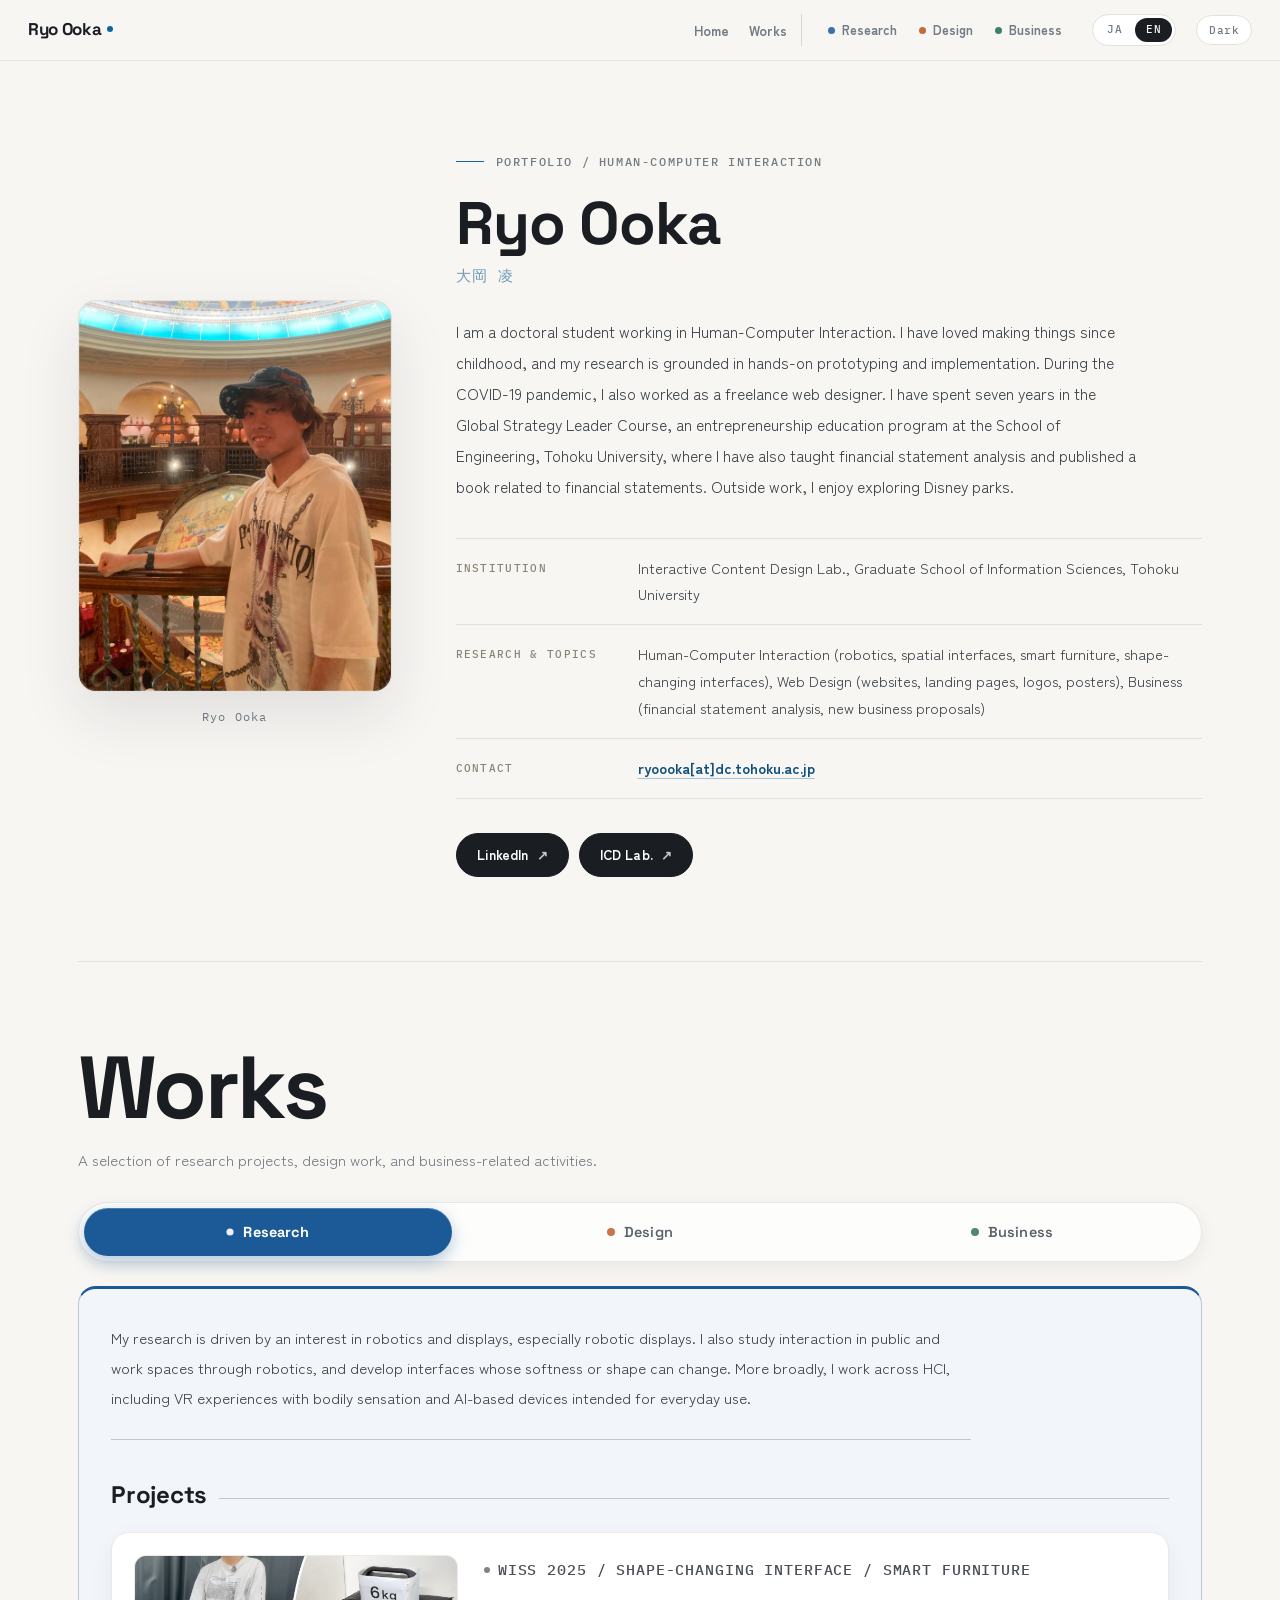
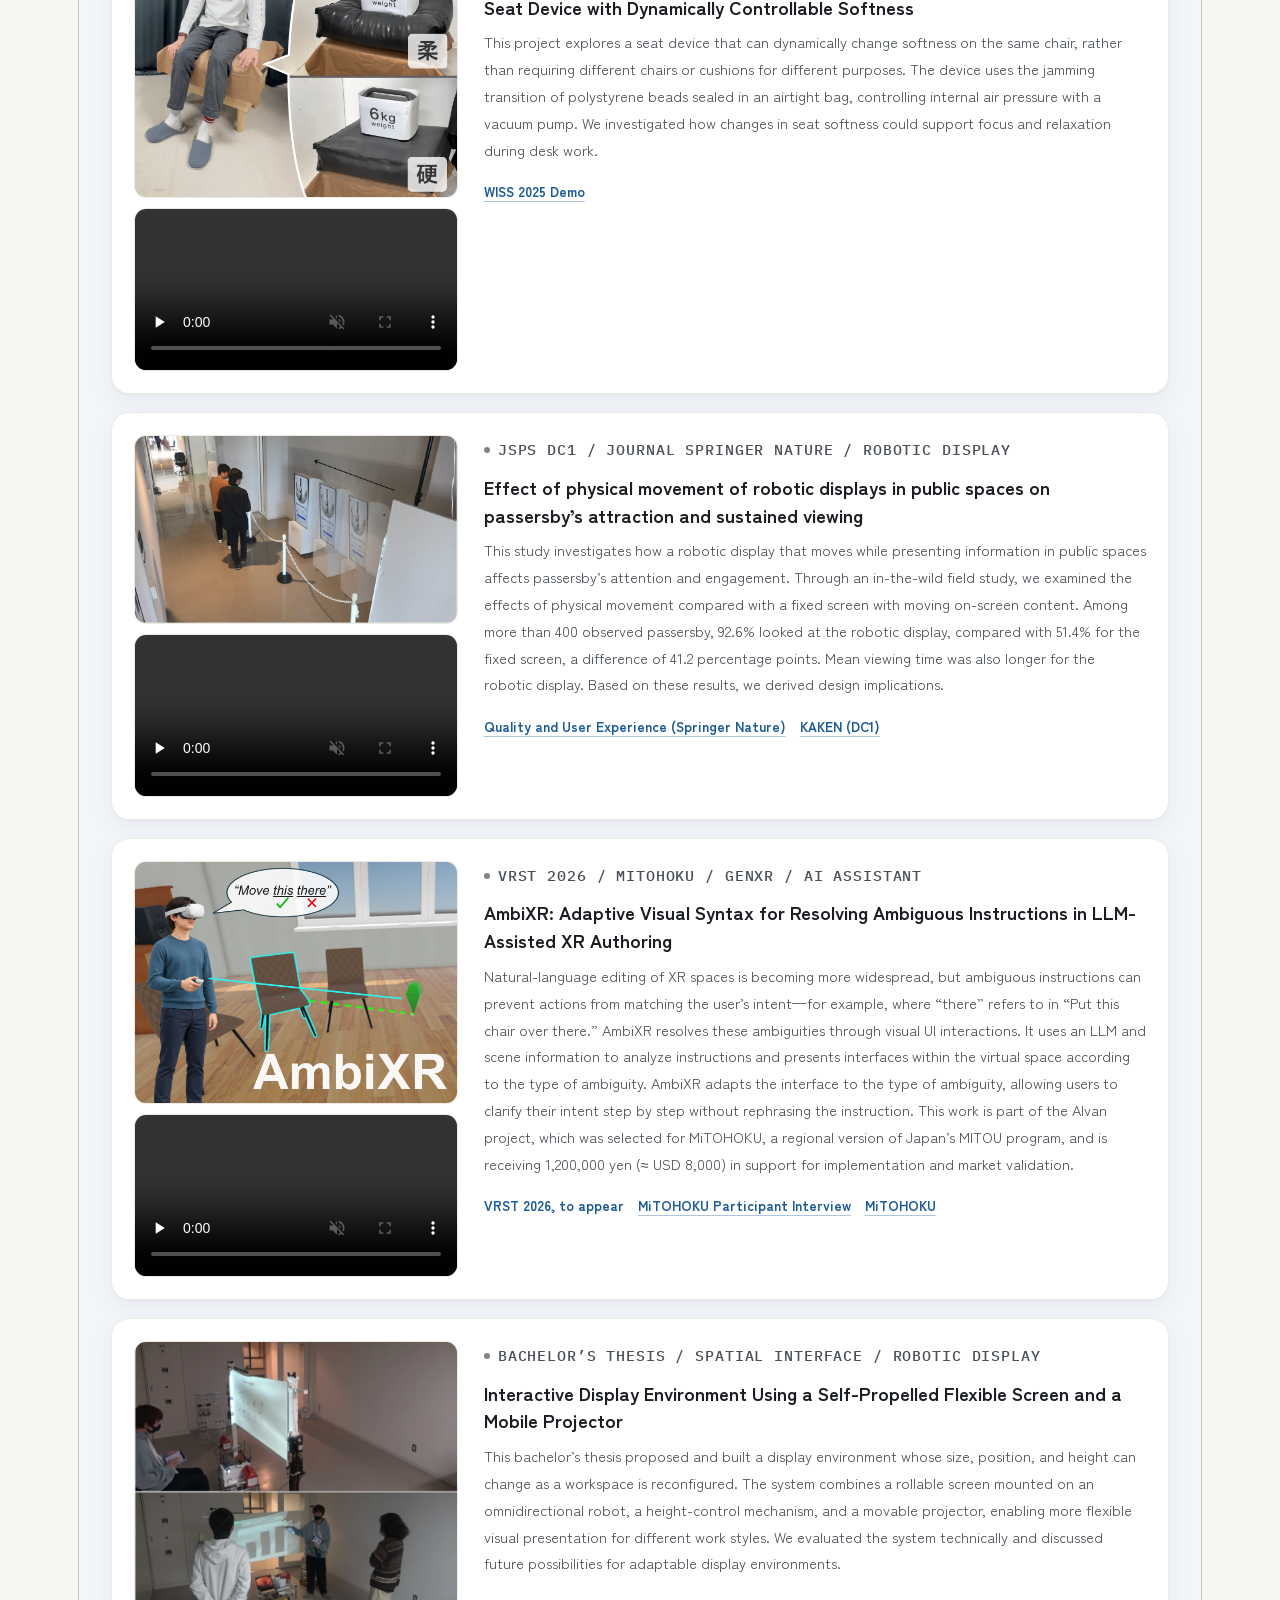
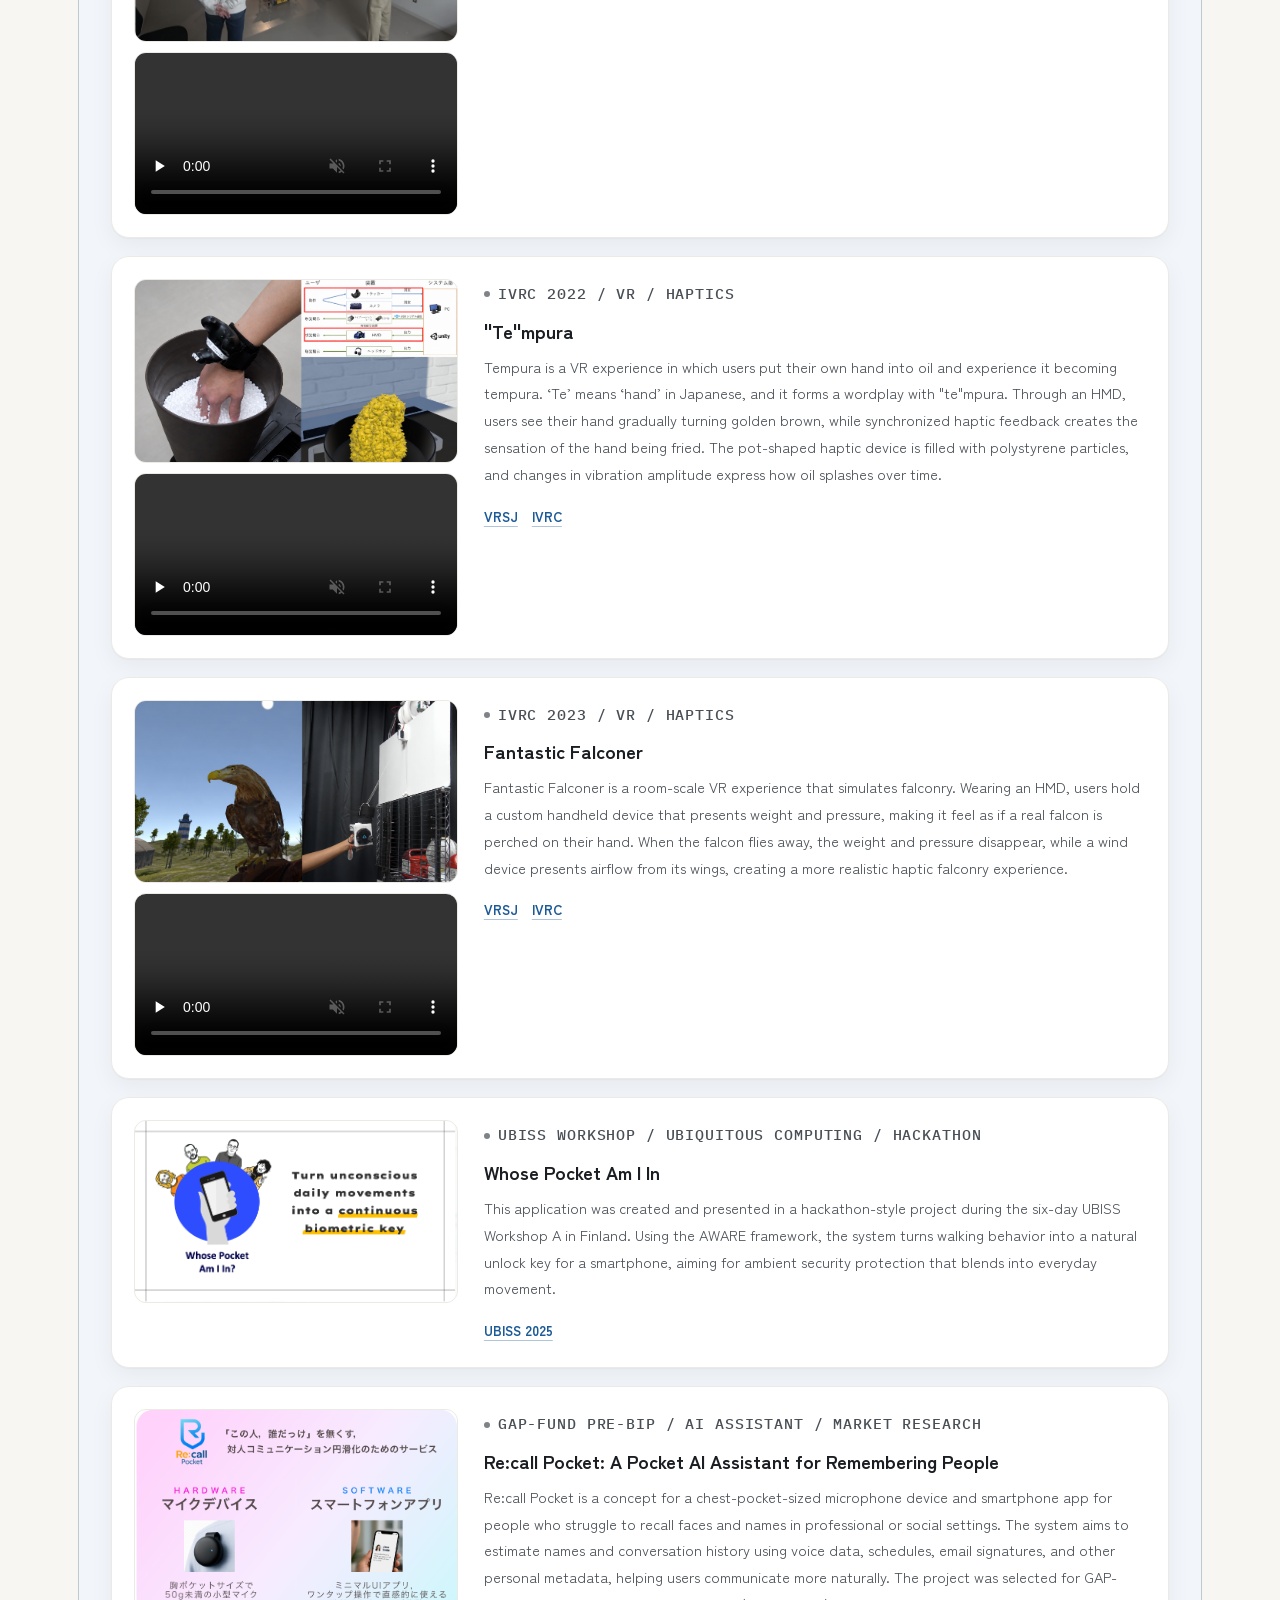
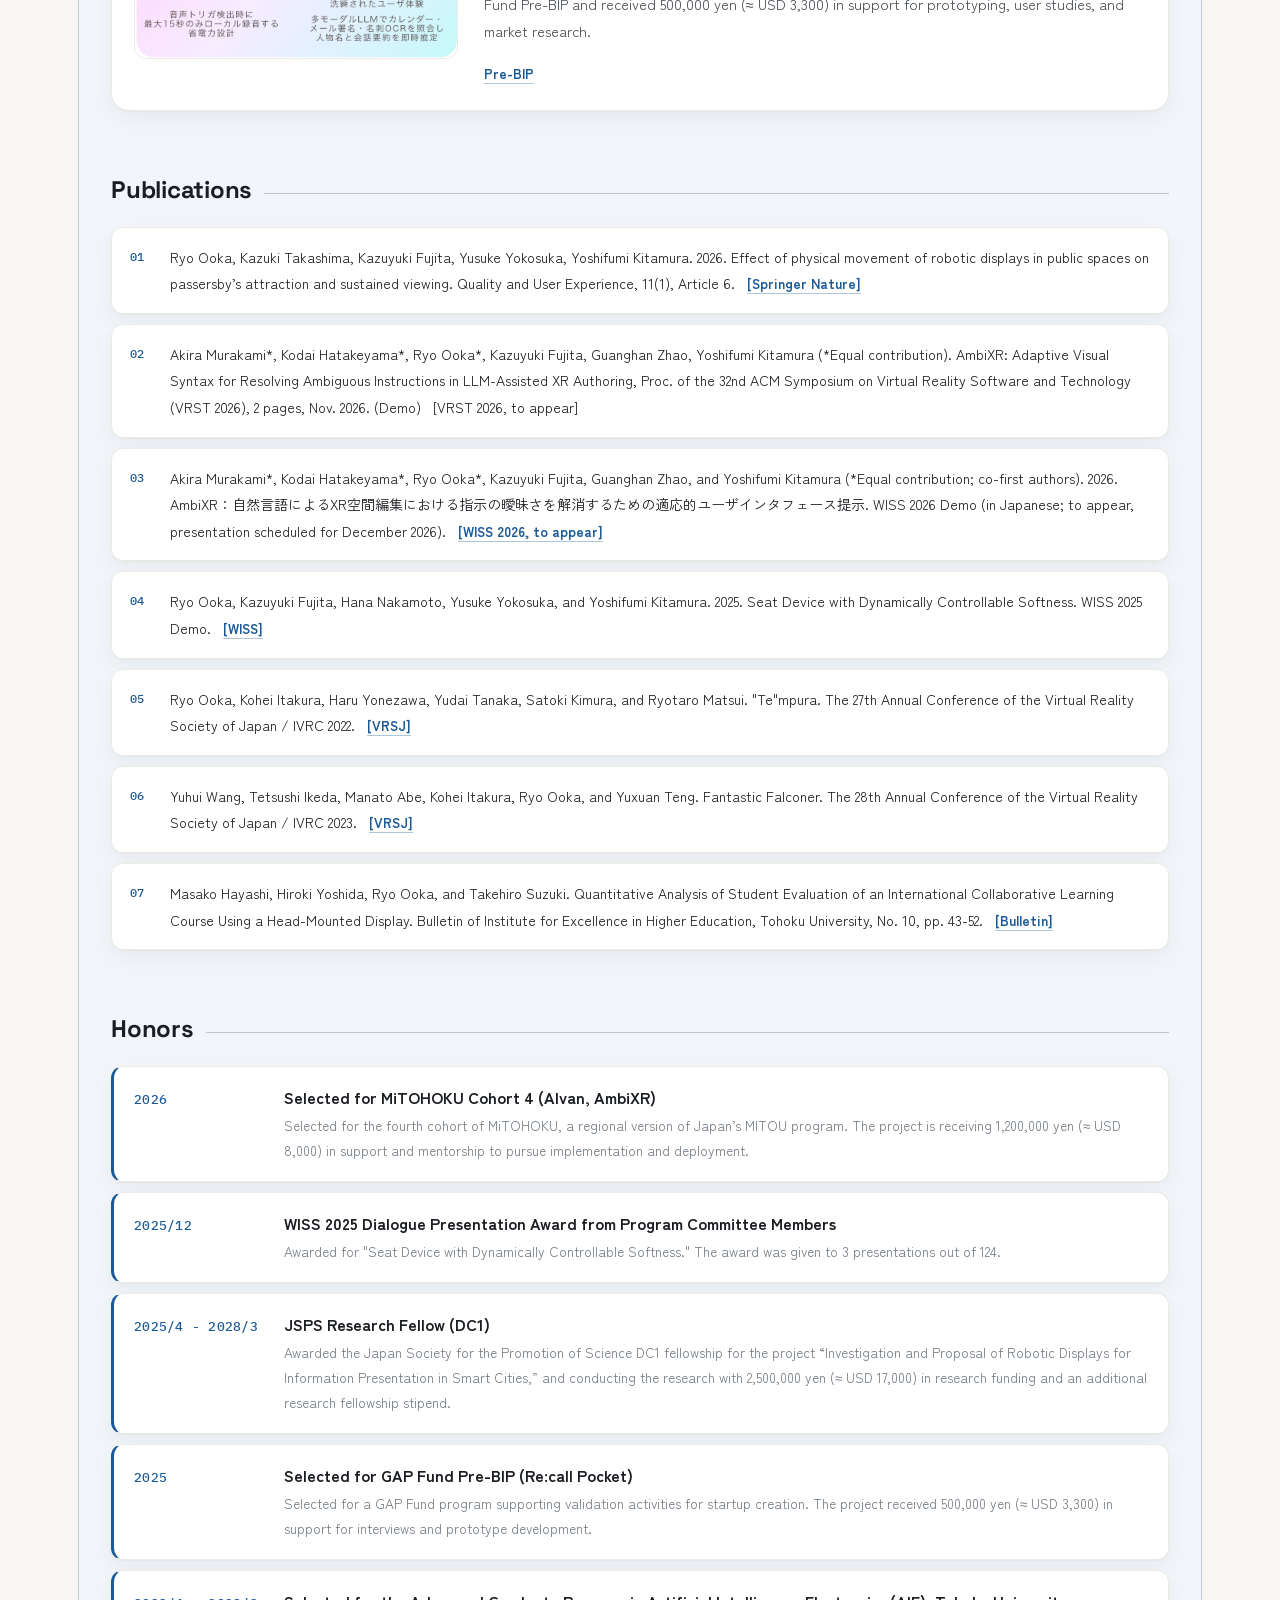
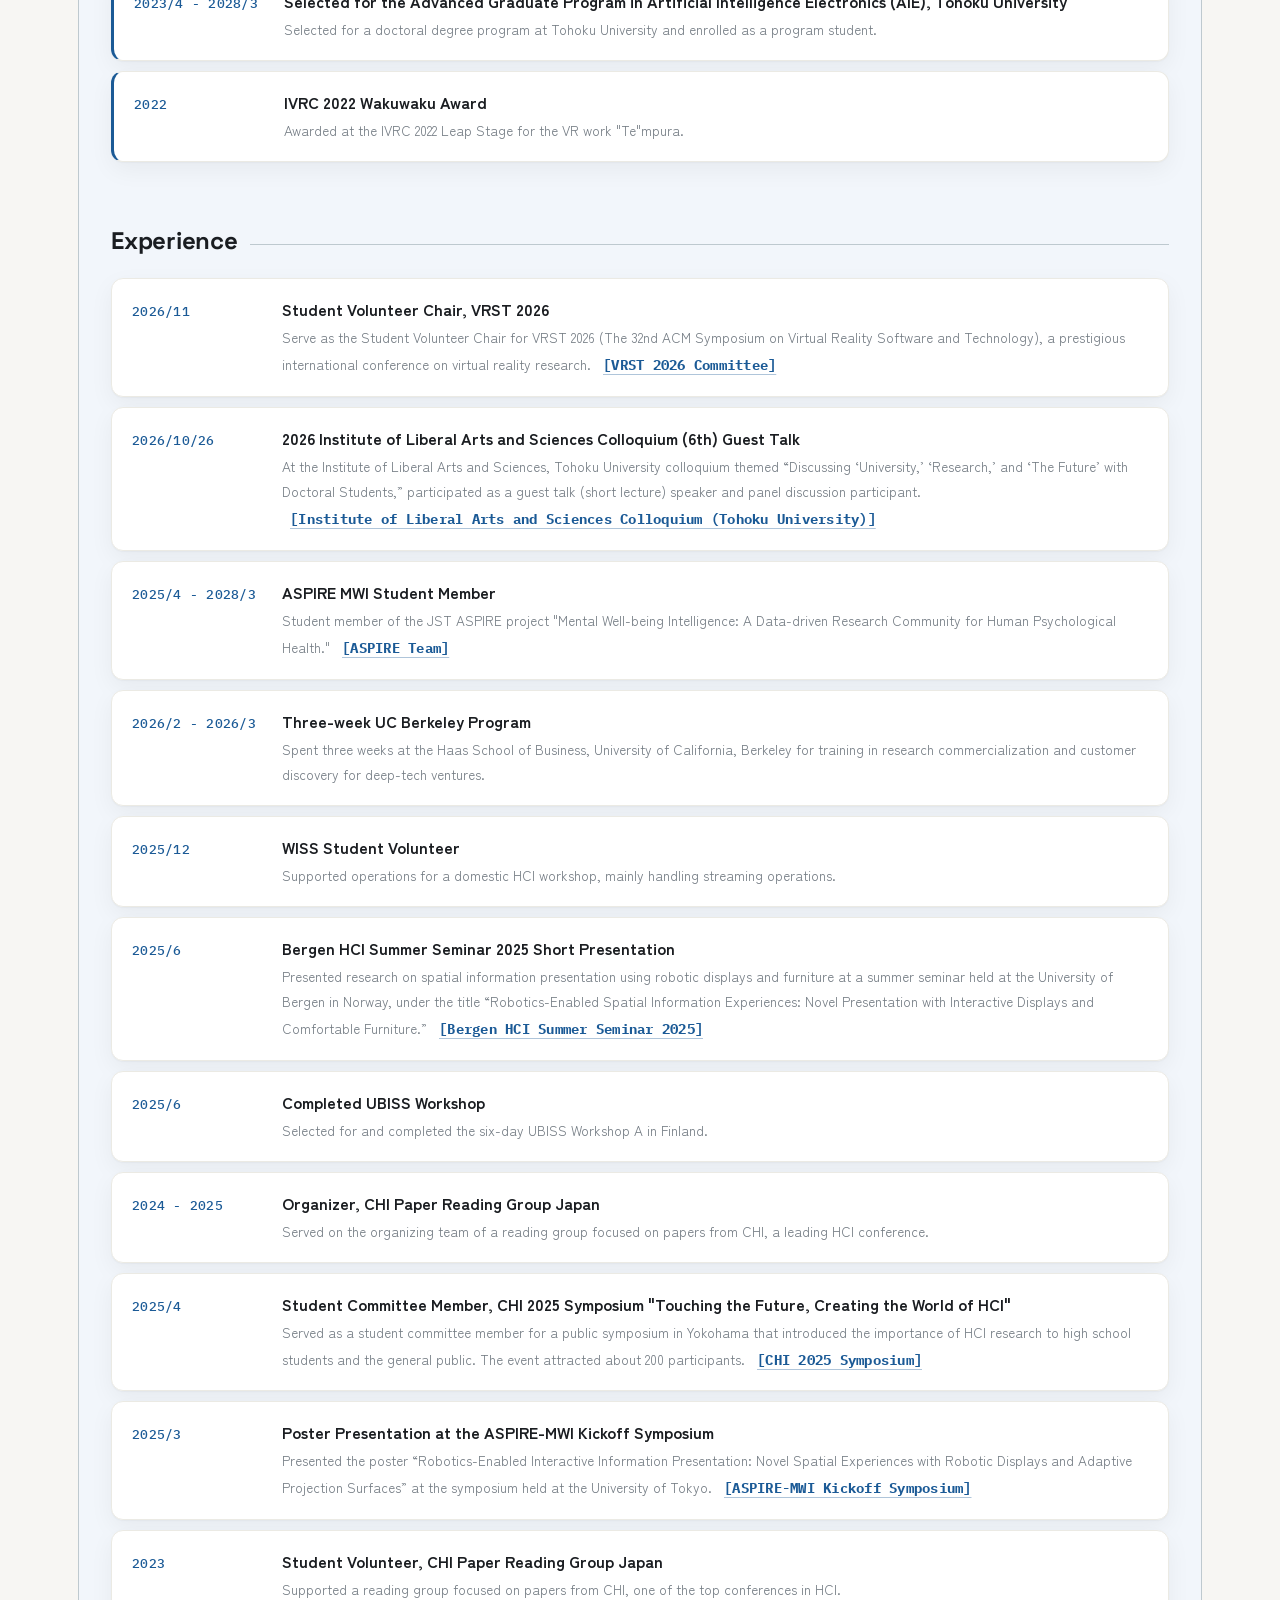
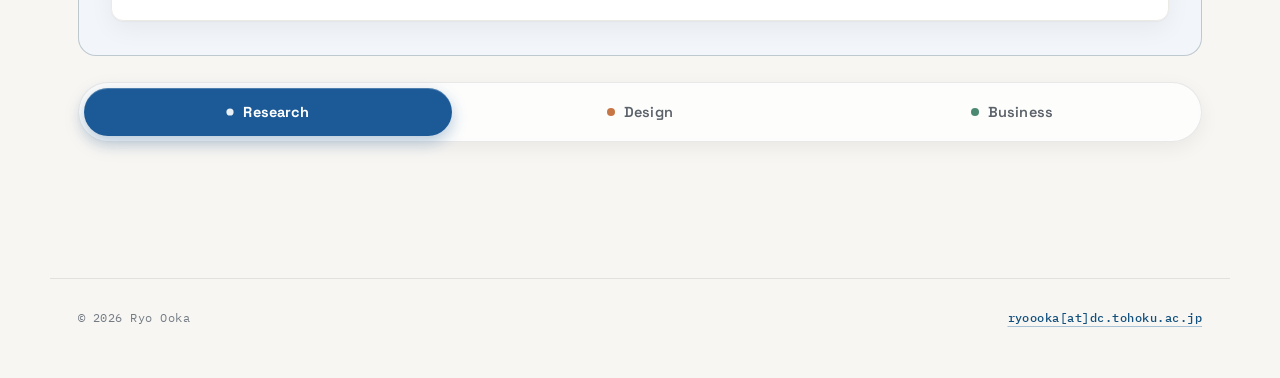
<file: en/index.html>
<!DOCTYPE html><html lang="en"> <head><meta charset="UTF-8"><meta name="description" content="Portfolio of Ryo Ooka, a doctoral student at Tohoku University working on Human-Computer Interaction, robotic displays, spatial interfaces, smart furniture, web design, and business development."><meta name="author" content="Ryo Ooka"><meta name="keywords" content="Ryo Ooka,HCI,Human-Computer Interaction,Robotic Display,Spatial Interface,Smart Furniture,Shape-changing Interface,Web Design,Business Development,Tohoku University"><meta name="robots" content="index, follow"><meta name="viewport" content="width=device-width, initial-scale=1.0"><meta name="theme-color" media="(prefers-color-scheme: light)" content="#f7f6f3"><meta name="theme-color" media="(prefers-color-scheme: dark)" content="#0e1114"><link rel="icon" href="/favicon.svg" type="image/svg+xml"><link rel="icon" href="/favicon.ico" sizes="48x48"><link rel="apple-touch-icon" href="/apple-touch-icon.png"><link rel="preconnect" href="https://fonts.googleapis.com"><link rel="preconnect" href="https://fonts.gstatic.com" crossorigin><link rel="stylesheet" href="https://fonts.googleapis.com/css2?family=IBM+Plex+Mono:wght@400;500&family=Space+Grotesk:wght@400;500;600;700&family=Zen+Kaku+Gothic+New:wght@400;500;700&display=swap"><link rel="canonical" href="https://ryoooka.com/en/"><link rel="alternate" hreflang="ja" href="https://ryoooka.com/"><link rel="alternate" hreflang="en" href="https://ryoooka.com/en/"><link rel="alternate" hreflang="x-default" href="https://ryoooka.com/"><meta property="og:type" content="profile"><meta property="og:site_name" content="Ryo Ooka Portfolio"><meta property="og:title" content="Ryo Ooka | HCI Researcher, Web Designer, Business Development"><meta property="og:description" content="Portfolio of Ryo Ooka, a doctoral student at Tohoku University working on Human-Computer Interaction, robotic displays, spatial interfaces, smart furniture, web design, and business development."><meta property="og:url" content="https://ryoooka.com/en/"><meta property="og:image" content="https://ryoooka.com/images/profile.jpeg"><meta property="og:locale" content="en_US"><meta property="og:locale:alternate" content="ja_JP"><meta property="profile:first_name" content="Ryo"><meta property="profile:last_name" content="Ooka"><meta name="twitter:card" content="summary"><meta name="twitter:title" content="Ryo Ooka | HCI Researcher, Web Designer, Business Development"><meta name="twitter:description" content="Portfolio of Ryo Ooka, a doctoral student at Tohoku University working on Human-Computer Interaction, robotic displays, spatial interfaces, smart furniture, web design, and business development."><meta name="twitter:image" content="https://ryoooka.com/images/profile.jpeg"><script type="application/ld+json">{"@context":"https://schema.org","@type":"Person","name":"Ryo Ooka","alternateName":"大岡 凌","url":"https://ryoooka.com/en/","image":"https://ryoooka.com/images/profile.jpeg","email":"ryoooka@dc.tohoku.ac.jp","jobTitle":"Doctoral Student / HCI Researcher","affiliation":{"@type":"CollegeOrUniversity","name":"Tohoku University","department":"Graduate School of Information Sciences"},"memberOf":{"@type":"Organization","name":"Interactive Content Design Lab.","url":"https://www.icd.riec.tohoku.ac.jp/"},"sameAs":["https://www.linkedin.com/in/ryoooka?utm_source=share&utm_campaign=share_via&utm_content=profile&utm_medium=ios_app","https://www.icd.riec.tohoku.ac.jp/"],"knowsAbout":["Human-Computer Interaction","Robotic Displays","Spatial Interfaces","Smart Furniture","Shape-changing Interfaces","Web Design","Business Development"]}</script><script type="module">(()=>{const e=localStorage.getItem("theme"),t=window.matchMedia("(prefers-color-scheme: dark)").matches;document.documentElement.dataset.theme=e||(t?"dark":"light")})();</script><title>Ryo Ooka | HCI Researcher, Web Designer, Business Development</title><link rel="stylesheet" href="/_astro/global.mUIs89o9.css"></head> <body> <header class="site-header"> <a class="logo" href="#home" aria-label="Home"> <span>Ryo Ooka</span> </a> <button class="menu-button" aria-label="Open menu" aria-expanded="false"> <span></span> <span></span> <span></span> </button> <nav class="site-nav" aria-label="Main navigation"> <a href="#home">Home</a> <a href="#works">Works</a> <div class="nav-work-tabs" aria-label="Works categories"> <a class="nav-research" href="#works" data-tab-target="research">Research</a> <a class="nav-design" href="#works" data-tab-target="design">Design</a> <a class="nav-business" href="#works" data-tab-target="business">Business</a> </div> <div class="language-switch"> <a href="/">JA</a> <a class="active" href="/en/">EN</a> </div> <button class="theme-toggle" type="button" data-theme-toggle aria-label="Switch color theme"> <span data-theme-label>Dark</span> </button> </nav> </header> <main> <section id="home" class="hero"> <aside class="hero-aside"> <div class="portrait-frame"> <div class="portrait-placeholder" aria-hidden="true">RO</div> <img src="/images/profile.jpeg" alt="Portrait of Ryo Ooka" fetchpriority="high" decoding="async" onerror="this.remove()"> </div> <p>
Ryo Ooka
</p> </aside> <div class="hero-main"> <p class="eyebrow">Portfolio / Human-Computer Interaction</p> <h1>Ryo Ooka</h1> <p class="name-en">大岡 凌</p> <p class="lead">I am a doctoral student working in Human-Computer Interaction. I have loved making things since childhood, and my research is grounded in hands-on prototyping and implementation. During the COVID-19 pandemic, I also worked as a freelance web designer. I have spent seven years in the Global Strategy Leader Course, an entrepreneurship education program at the School of Engineering, Tohoku University, where I have also taught financial statement analysis and published a book related to financial statements. Outside work, I enjoy exploring Disney parks.</p> <dl class="profile-list"> <div> <dt>Institution</dt> <dd>Interactive Content Design Lab., Graduate School of Information Sciences, Tohoku University</dd> </div> <div> <dt>Research & Topics</dt> <dd>Human-Computer Interaction (robotics, spatial interfaces, smart furniture, shape-changing interfaces), Web Design (websites, landing pages, logos, posters), Business (financial statement analysis, new business proposals)</dd> </div> <div> <dt>Contact</dt> <dd> <a href="mailto:ryoooka[at]dc.tohoku.ac.jp">ryoooka[at]dc.tohoku.ac.jp</a> </dd> </div> </dl> <div class="hero-actions"> <a class="button" href="https://www.linkedin.com/in/ryoooka?utm_source=share&#38;utm_campaign=share_via&#38;utm_content=profile&#38;utm_medium=ios_app" target="_blank"> LinkedIn <span class="button-tag">↗</span> </a><a class="button" href="https://www.icd.riec.tohoku.ac.jp/" target="_blank"> ICD Lab. <span class="button-tag">↗</span> </a> </div> </div> </section> <section id="works" class="works section"> <div class="section-heading works-heading"> <p class="eyebrow">Works</p> <h2>Works</h2> <p>
A selection of research projects, design work, and business-related activities.
</p> </div> <div class="tab-controls top" data-tab-controls role="tablist" aria-label="Works categories"> <button class="tab-button active research-tab" type="button" data-tab="research" role="tab" id="tab-research-top" aria-controls="research" aria-selected="true">Research</button> <button class="tab-button design-tab" type="button" data-tab="design" role="tab" id="tab-design-top" aria-controls="design" aria-selected="false" tabindex="-1">Design</button> <button class="tab-button business-tab" type="button" data-tab="business" role="tab" id="tab-business-top" aria-controls="business" aria-selected="false" tabindex="-1">Business</button> </div> <div class="tab-panel active theme-research" id="research" role="tabpanel" aria-labelledby="tab-research-top"> <div class="tab-intro"> <p>My research is driven by an interest in robotics and displays, especially robotic displays. I also study interaction in public and work spaces through robotics, and develop interfaces whose softness or shape can change. More broadly, I work across HCI, including VR experiences with bodily sensation and AI-based devices intended for everyday use.</p> </div> <section class="subsection"> <h3>Projects</h3> <div class="feature-list"> <article class="feature-card"> <div class="feature-media"> <img src="/images/research/research-soft-seat.png" alt="Seat Device with Dynamically Controllable Softness teaser" loading="lazy" decoding="async" onerror="this.remove()"> <video controls muted playsinline preload="none" onerror="this.remove()"> <source src="/movies/research-soft-seat.mp4" type="video/mp4"> </video> </div> <div class="feature-content"> <p class="meta">WISS 2025 / Shape-changing Interface / Smart Furniture</p> <h4>Seat Device with Dynamically Controllable Softness</h4> <p>This project explores a seat device that can dynamically change softness on the same chair, rather than requiring different chairs or cushions for different purposes. The device uses the jamming transition of polystyrene beads sealed in an airtight bag, controlling internal air pressure with a vacuum pump. We investigated how changes in seat softness could support focus and relaxation during desk work.</p> <div class="link-row"> <a href="https://www.wiss.org/WISS2025Proceedings/data/demo/1-C15.pdf">WISS 2025 Demo</a> </div> </div> </article><article class="feature-card"> <div class="feature-media"> <img src="/images/research/research-robotic-display.png" alt="Effect of physical movement of robotic displays in public spaces on passersby’s attraction and sustained viewing teaser" loading="lazy" decoding="async" onerror="this.remove()"> <video controls muted playsinline preload="none" onerror="this.remove()"> <source src="/movies/research-robotic-display.mp4" type="video/mp4"> </video> </div> <div class="feature-content"> <p class="meta">JSPS DC1 / Journal Springer Nature / Robotic Display</p> <h4>Effect of physical movement of robotic displays in public spaces on passersby’s attraction and sustained viewing</h4> <p>This study investigates how a robotic display that moves while presenting information in public spaces affects passersby’s attention and engagement. Through an in-the-wild field study, we examined the effects of physical movement compared with a fixed screen with moving on-screen content. Among more than 400 observed passersby, 92.6% looked at the robotic display, compared with 51.4% for the fixed screen, a difference of 41.2 percentage points. Mean viewing time was also longer for the robotic display. Based on these results, we derived design implications.</p> <div class="link-row"> <a href="https://link.springer.com/article/10.1007/s41233-026-00083-y">Quality and User Experience (Springer Nature)</a><a href="https://kaken.nii.ac.jp/ja/grant/KAKENHI-PROJECT-25KJ0551/">KAKEN (DC1)</a> </div> </div> </article><article class="feature-card"> <div class="feature-media"> <img src="/images/research/research-ambixr.png" alt="AmbiXR: Adaptive Visual Syntax for Resolving Ambiguous Instructions in LLM-Assisted XR Authoring teaser" loading="lazy" decoding="async" onerror="this.remove()"> <video controls muted playsinline preload="none" onerror="this.remove()"> <source src="/movies/research-ambixr.mp4" type="video/mp4"> </video> </div> <div class="feature-content"> <p class="meta">VRST 2026 / MiTOHOKU / GenXR / AI assistant</p> <h4>AmbiXR: Adaptive Visual Syntax for Resolving Ambiguous Instructions in LLM-Assisted XR Authoring</h4> <p>Natural-language editing of XR spaces is becoming more widespread, but ambiguous instructions can prevent actions from matching the user’s intent—for example, where “there” refers to in “Put this chair over there.” AmbiXR resolves these ambiguities through visual UI interactions. It uses an LLM and scene information to analyze instructions and presents interfaces within the virtual space according to the type of ambiguity. AmbiXR adapts the interface to the type of ambiguity, allowing users to clarify their intent step by step without rephrasing the instruction. This work is part of the AIvan project, which was selected for MiTOHOKU, a regional version of Japan’s MITOU program, and is receiving 1,200,000 yen (≈ USD 8,000) in support for implementation and market validation.</p> <div class="link-row"> <span>VRST 2026, to appear</span><a href="https://note.com/mitohoku/n/n58b6cfd8f9a9">MiTOHOKU Participant Interview</a><a href="https://mitohoku.jp/">MiTOHOKU</a> </div> </div> </article><article class="feature-card"> <div class="feature-media"> <img src="/images/research/research-flexible-screen.png" alt="Interactive Display Environment Using a Self-Propelled Flexible Screen and a Mobile Projector teaser" loading="lazy" decoding="async" onerror="this.remove()"> <video controls muted playsinline preload="none" onerror="this.remove()"> <source src="/movies/research-flexible-screen.mp4" type="video/mp4"> </video> </div> <div class="feature-content"> <p class="meta">Bachelor’s Thesis / Spatial Interface / Robotic Display</p> <h4>Interactive Display Environment Using a Self-Propelled Flexible Screen and a Mobile Projector</h4> <p>This bachelor’s thesis proposed and built a display environment whose size, position, and height can change as a workspace is reconfigured. The system combines a rollable screen mounted on an omnidirectional robot, a height-control mechanism, and a movable projector, enabling more flexible visual presentation for different work styles. We evaluated the system technically and discussed future possibilities for adaptable display environments.</p> <div class="link-row">  </div> </div> </article><article class="feature-card"> <div class="feature-media"> <img src="/images/research/research-tenpura.png" alt="&#34;Te&#34;mpura teaser" loading="lazy" decoding="async" onerror="this.remove()"> <video controls muted playsinline preload="none" onerror="this.remove()"> <source src="/movies/research-tenpura.mp4" type="video/mp4"> </video> </div> <div class="feature-content"> <p class="meta">IVRC 2022 / VR / Haptics</p> <h4>&quot;Te&quot;mpura</h4> <p>Tempura is a VR experience in which users put their own hand into oil and experience it becoming tempura. ‘Te’ means ‘hand’ in Japanese, and it forms a wordplay with &quot;te&quot;mpura. Through an HMD, users see their hand gradually turning golden brown, while synchronized haptic feedback creates the sensation of the hand being fried. The pot-shaped haptic device is filled with polystyrene particles, and changes in vibration amplitude express how oil splashes over time.</p> <div class="link-row"> <a href="https://conference.vrsj.org/ac2022/program/1A3.html">VRSJ</a><a href="https://ivrc.net/2022/leap/">IVRC</a> </div> </div> </article><article class="feature-card"> <div class="feature-media"> <img src="/images/research/research-takajo.png" alt="Fantastic Falconer teaser" loading="lazy" decoding="async" onerror="this.remove()"> <video controls muted playsinline preload="none" onerror="this.remove()"> <source src="/movies/research-takajo.mp4" type="video/mp4"> </video> </div> <div class="feature-content"> <p class="meta">IVRC 2023 / VR / Haptics</p> <h4>Fantastic Falconer</h4> <p>Fantastic Falconer is a room-scale VR experience that simulates falconry. Wearing an HMD, users hold a custom handheld device that presents weight and pressure, making it feel as if a real falcon is perched on their hand. When the falcon flies away, the weight and pressure disappear, while a wind device presents airflow from its wings, creating a more realistic haptic falconry experience.</p> <div class="link-row"> <a href="https://conference.vrsj.org/ac2023/program/IVRC.html">VRSJ</a><a href="https://ivrc.net/archive/%E3%83%8F%E3%83%A9%E3%82%B7%E3%83%A7%E3%83%BC%E3%81%AA%E9%B7%B9%E5%8C%A02023/">IVRC</a> </div> </div> </article><article class="feature-card"> <div class="feature-media"> <img src="/images/research/research-whose-pocket.png" alt="Whose Pocket Am I In teaser" loading="lazy" decoding="async" onerror="this.remove()">  </div> <div class="feature-content"> <p class="meta">UBISS Workshop / Ubiquitous Computing / Hackathon</p> <h4>Whose Pocket Am I In</h4> <p>This application was created and presented in a hackathon-style project during the six-day UBISS Workshop A in Finland. Using the AWARE framework, the system turns walking behavior into a natural unlock key for a smartphone, aiming for ambient security protection that blends into everyday movement.</p> <div class="link-row"> <a href="https://ubicomp.oulu.fi/UBISS2025">UBISS 2025</a> </div> </div> </article><article class="feature-card"> <div class="feature-media"> <img src="/images/research/research-recall-pocket.png" alt="Re:call Pocket: A Pocket AI Assistant for Remembering People teaser" loading="lazy" decoding="async" onerror="this.remove()">  </div> <div class="feature-content"> <p class="meta">GAP-Fund Pre-BIP / AI Assistant / Market Research</p> <h4>Re:call Pocket: A Pocket AI Assistant for Remembering People</h4> <p>Re:call Pocket is a concept for a chest-pocket-sized microphone device and smartphone app for people who struggle to recall faces and names in professional or social settings. The system aims to estimate names and conversation history using voice data, schedules, email signatures, and other personal metadata, helping users communicate more naturally. The project was selected for GAP-Fund Pre-BIP and received 500,000 yen (≈ USD 3,300) in support for prototyping, user studies, and market research.</p> <div class="link-row"> <a href="https://startup.tohoku.ac.jp/r7-bip-prebip/">Pre-BIP</a> </div> </div> </article> </div> </section> <section class="subsection"> <h3>Publications</h3> <ol class="publication-list"> <li> <span>Ryo Ooka, Kazuki Takashima, Kazuyuki Fujita, Yusuke Yokosuka, Yoshifumi Kitamura. 2026. Effect of physical movement of robotic displays in public spaces on passersby’s attraction and sustained viewing. Quality and User Experience, 11(1), Article 6.</span> <span class="inline-links"> <a href="https://doi.org/10.1007/s41233-026-00083-y">[Springer Nature]</a> </span> </li><li> <span>Akira Murakami*, Kodai Hatakeyama*, Ryo Ooka*, Kazuyuki Fujita, Guanghan Zhao, Yoshifumi Kitamura (*Equal contribution). AmbiXR: Adaptive Visual Syntax for Resolving Ambiguous Instructions in LLM-Assisted XR Authoring, Proc. of the 32nd ACM Symposium on Virtual Reality Software and Technology (VRST 2026), 2 pages, Nov. 2026. (Demo)</span> <span class="inline-links"> <span>[VRST 2026, to appear]</span> </span> </li><li> <span>Akira Murakami*, Kodai Hatakeyama*, Ryo Ooka*, Kazuyuki Fujita, Guanghan Zhao, and Yoshifumi Kitamura (*Equal contribution; co-first authors). 2026. AmbiXR：自然言語によるXR空間編集における指示の曖昧さを解消するための適応的ユーザインタフェース提示. WISS 2026 Demo (in Japanese; to appear, presentation scheduled for December 2026).</span> <span class="inline-links"> <a href="https://www.wiss.org/WISS2026/">[WISS 2026, to appear]</a> </span> </li><li> <span>Ryo Ooka, Kazuyuki Fujita, Hana Nakamoto, Yusuke Yokosuka, and Yoshifumi Kitamura. 2025. Seat Device with Dynamically Controllable Softness. WISS 2025 Demo.</span> <span class="inline-links"> <a href="https://www.wiss.org/WISS2025Proceedings/data/demo/1-C15.pdf">[WISS]</a> </span> </li><li> <span>Ryo Ooka, Kohei Itakura, Haru Yonezawa, Yudai Tanaka, Satoki Kimura, and Ryotaro Matsui. &quot;Te&quot;mpura. The 27th Annual Conference of the Virtual Reality Society of Japan / IVRC 2022.</span> <span class="inline-links"> <a href="https://conference.vrsj.org/ac2022/program/1A3.html">[VRSJ]</a> </span> </li><li> <span>Yuhui Wang, Tetsushi Ikeda, Manato Abe, Kohei Itakura, Ryo Ooka, and Yuxuan Teng. Fantastic Falconer. The 28th Annual Conference of the Virtual Reality Society of Japan / IVRC 2023.</span> <span class="inline-links"> <a href="https://conference.vrsj.org/ac2023/program/doc/IVRC-09.pdf">[VRSJ]</a> </span> </li><li> <span>Masako Hayashi, Hiroki Yoshida, Ryo Ooka, and Takehiro Suzuki. Quantitative Analysis of Student Evaluation of an International Collaborative Learning Course Using a Head-Mounted Display. Bulletin of Institute for Excellence in Higher Education, Tohoku University, No. 10, pp. 43-52.</span> <span class="inline-links"> <a href="https://www.ihe.tohoku.ac.jp/wp-content/uploads/2025/07/bulletin_2024.pdf#page=47">[Bulletin]</a> </span> </li> </ol> </section> <section class="subsection"> <h3>Honors</h3> <div class="award-list"> <article> <span>2026</span> <div> <h4>Selected for MiTOHOKU Cohort 4 (AIvan, AmbiXR)</h4> <p>Selected for the fourth cohort of MiTOHOKU, a regional version of Japan’s MITOU program. The project is receiving 1,200,000 yen (≈ USD 8,000) in support and mentorship to pursue implementation and deployment.</p>  </div> </article><article> <span>2025/12</span> <div> <h4>WISS 2025 Dialogue Presentation Award from Program Committee Members</h4> <p>Awarded for &quot;Seat Device with Dynamically Controllable Softness.&quot; The award was given to 3 presentations out of 124.</p>  </div> </article><article> <span>2025/4 - 2028/3</span> <div> <h4>JSPS Research Fellow (DC1)</h4> <p>Awarded the Japan Society for the Promotion of Science DC1 fellowship for the project “Investigation and Proposal of Robotic Displays for Information Presentation in Smart Cities,” and conducting the research with 2,500,000 yen (≈ USD 17,000) in research funding and an additional research fellowship stipend.</p>  </div> </article><article> <span>2025</span> <div> <h4>Selected for GAP Fund Pre-BIP (Re:call Pocket)</h4> <p>Selected for a GAP Fund program supporting validation activities for startup creation. The project received 500,000 yen (≈ USD 3,300) in support for interviews and prototype development.</p>  </div> </article><article> <span>2023/4 - 2028/3</span> <div> <h4>Selected for the Advanced Graduate Program in Artificial Intelligence Electronics (AIE), Tohoku University</h4> <p>Selected for a doctoral degree program at Tohoku University and enrolled as a program student.</p>  </div> </article><article> <span>2022</span> <div> <h4>IVRC 2022 Wakuwaku Award</h4> <p>Awarded at the IVRC 2022 Leap Stage for the VR work &quot;Te&quot;mpura.</p>  </div> </article> </div> </section> <section class="subsection"> <h3>Experience</h3> <div class="compact-list"> <article> <span>2026/11</span> <div> <h4>Student Volunteer Chair, VRST 2026</h4> <p> Serve as the Student Volunteer Chair for VRST 2026 (The 32nd ACM Symposium on Virtual Reality Software and Technology), a prestigious international conference on virtual reality research. <span class="inline-links"> <a href="https://vrst.acm.org/vrst2026/committee/" target="_blank">[VRST 2026 Committee]</a> </span> </p> </div> </article><article> <span>2026/10/26</span> <div> <h4>2026 Institute of Liberal Arts and Sciences Colloquium (6th) Guest Talk</h4> <p> At the Institute of Liberal Arts and Sciences, Tohoku University colloquium themed “Discussing ‘University,’ ‘Research,’ and ‘The Future’ with Doctoral Students,” participated as a guest talk (short lecture) speaker and panel discussion participant. <span class="inline-links"> <a href="https://www.las.tohoku.ac.jp/2222" target="_blank">[Institute of Liberal Arts and Sciences Colloquium (Tohoku University)]</a> </span> </p> </div> </article><article> <span>2025/4 - 2028/3</span> <div> <h4>ASPIRE MWI Student Member</h4> <p> Student member of the JST ASPIRE project &quot;Mental Well-being Intelligence: A Data-driven Research Community for Human Psychological Health.&quot; <span class="inline-links"> <a href="https://aspire-mwi.org/team/" target="_blank">[ASPIRE Team]</a> </span> </p> </div> </article><article> <span>2026/2 - 2026/3</span> <div> <h4>Three-week UC Berkeley Program</h4> <p> Spent three weeks at the Haas School of Business, University of California, Berkeley for training in research commercialization and customer discovery for deep-tech ventures.  </p> </div> </article><article> <span>2025/12</span> <div> <h4>WISS Student Volunteer</h4> <p> Supported operations for a domestic HCI workshop, mainly handling streaming operations.  </p> </div> </article><article> <span>2025/6</span> <div> <h4>Bergen HCI Summer Seminar 2025 Short Presentation</h4> <p> Presented research on spatial information presentation using robotic displays and furniture at a summer seminar held at the University of Bergen in Norway, under the title “Robotics-Enabled Spatial Information Experiences: Novel Presentation with Interactive Displays and Comfortable Furniture.” <span class="inline-links"> <a href="https://mediafutures.no/event/bergen-hci-summer-seminar-2025-visit-from-tohoku-university/" target="_blank">[Bergen HCI Summer Seminar 2025]</a> </span> </p> </div> </article><article> <span>2025/6</span> <div> <h4>Completed UBISS Workshop</h4> <p> Selected for and completed the six-day UBISS Workshop A in Finland.  </p> </div> </article><article> <span>2024 - 2025</span> <div> <h4>Organizer, CHI Paper Reading Group Japan</h4> <p> Served on the organizing team of a reading group focused on papers from CHI, a leading HCI conference.  </p> </div> </article><article> <span>2025/4</span> <div> <h4>Student Committee Member, CHI 2025 Symposium &quot;Touching the Future, Creating the World of HCI&quot;</h4> <p> Served as a student committee member for a public symposium in Yokohama that introduced the importance of HCI research to high school students and the general public. The event attracted about 200 participants. <span class="inline-links"> <a href="https://sigchi.jp/symposium/chi2025_symposium/" target="_blank">[CHI 2025 Symposium]</a> </span> </p> </div> </article><article> <span>2025/3</span> <div> <h4>Poster Presentation at the ASPIRE-MWI Kickoff Symposium</h4> <p> Presented the poster “Robotics-Enabled Interactive Information Presentation: Novel Spatial Experiences with Robotic Displays and Adaptive Projection Surfaces” at the symposium held at the University of Tokyo. <span class="inline-links"> <a href="https://aspire-mwi.org/aspire-mwi-kickoff-symposium-at-the-university-of-tokyo/" target="_blank">[ASPIRE-MWI Kickoff Symposium]</a> </span> </p> </div> </article><article> <span>2023</span> <div> <h4>Student Volunteer, CHI Paper Reading Group Japan</h4> <p> Supported a reading group focused on papers from CHI, one of the top conferences in HCI.  </p> </div> </article> </div> </section> </div> <div class="tab-panel theme-design" id="design" role="tabpanel" aria-labelledby="tab-design-top"> <div class="tab-intro"> <p>Building on my web development skills, I have worked as a freelance web designer since the COVID-19 pandemic, handling projects from visual design through implementation. My work includes websites, logos, and presentation materials, with an emphasis on connecting information structure and visual expression. I also draw on my interests in business and marketing to design event experiences and products.</p> </div> <section class="subsection"> <h3>Topics</h3> <div class="feature-list"> <article class="feature-card"> <div class="feature-media"> <img src="/images/design/design-ccontents-cording.png" alt="Practical Coding Content for Freelance Coders teaser" loading="lazy" decoding="async" onerror="this.remove()"> </div> <div class="feature-content"> <p class="meta">Web Design / Contents / Marketing</p> <h4>Practical Coding Content for Freelance Coders</h4> <p>I sold educational content for early-career freelance coders. The project addressed the problem that beginners often have few portfolio-ready works, making it difficult to turn learning and experience into client acquisition. I designed web design content that could be used as portfolio work, built repeat-sales channels through social media marketing and LINE (Japanese SNS) Business accounts, and operated a Slack-based community.</p> <div class="link-row">  </div> </div> </article><article class="feature-card"> <div class="feature-media"> <img src="/images/design/design-chi-symposium.jpg" alt="CHI 2025 Symposium teaser" loading="lazy" decoding="async" onerror="this.remove()"> </div> <div class="feature-content"> <p class="meta">Web Design / Event Website</p> <h4>CHI 2025 Symposium</h4> <p>When CHI was held in Yokohama, Japan, this symposium introduced the importance of HCI research to high school students and the general public. As a student committee member for the event, which attracted about 200 participants, I handled the overall design, including posters distributed in Yokohama, the website, wayfinding signs, slides, and armbands. I designed the information structure, visibility, promotional flow, and the overall visitor experience.</p> <div class="link-row"> <a href="https://sigchi.jp/symposium/chi2025_symposium/" target="_blank">Website</a> </div> </div> </article> </div> </section> <section class="subsection"> <h3>Works</h3> <div class="work-grid"> <article class="work-card"> <img src="/images/design/design-chatRuna.png" alt="Logo and Banner Design for Chat Runa image" loading="lazy" decoding="async" onerror="this.remove()"> <div> <h4>Logo and Banner Design for Chat Runa</h4> <p></p> </div> </article><article class="work-card"> <img src="/images/design/design-banner_sun.png" alt="Sunflower Festival Banner image" loading="lazy" decoding="async" onerror="this.remove()"> <div> <h4>Sunflower Festival Banner</h4> <p></p> </div> </article><article class="work-card"> <img src="/images/design/design-goods-fest.png" alt="Tohoku University Festival 2020 Goods Design: Sticky Notes image" loading="lazy" decoding="async" onerror="this.remove()"> <div> <h4>Tohoku University Festival 2020 Goods Design: Sticky Notes</h4> <p></p> </div> </article><article class="work-card"> <img src="/images/design/design-goods-coaster.jpg" alt="Goods Design: Coaster image" loading="lazy" decoding="async" onerror="this.remove()"> <div> <h4>Goods Design: Coaster</h4> <p></p> </div> </article><article class="work-card"> <img src="/images/design/design-hp-prefumo.png" alt="Website Design image" loading="lazy" decoding="async" onerror="this.remove()"> <div> <h4>Website Design</h4> <p></p> </div> </article><article class="work-card"> <img src="/images/design/design-hp-hotel.png" alt="Website Design image" loading="lazy" decoding="async" onerror="this.remove()"> <div> <h4>Website Design</h4> <p></p> </div> </article><article class="work-card"> <img src="/images/design/design-radio-banner.png" alt="Radio Promotion Banner image" loading="lazy" decoding="async" onerror="this.remove()"> <div> <h4>Radio Promotion Banner</h4> <p></p> </div> </article><article class="work-card"> <img src="/images/design/design-radio-logo.png" alt="Radio Logo Design image" loading="lazy" decoding="async" onerror="this.remove()"> <div> <h4>Radio Logo Design</h4> <p></p> </div> </article><article class="work-card"> <img src="/images/design/design-hp-cafe.png" alt="Website Design image" loading="lazy" decoding="async" onerror="this.remove()"> <div> <h4>Website Design</h4> <p></p> </div> </article><article class="work-card"> <img src="/images/design/design-lp-veg.png" alt="Landing Page Design image" loading="lazy" decoding="async" onerror="this.remove()"> <div> <h4>Landing Page Design</h4> <p></p> </div> </article> </div> </section> </div> <div class="tab-panel theme-business" id="business" role="tabpanel" aria-labelledby="tab-business-top"> <div class="tab-intro"> <p>Since my first undergraduate year, I have participated in the Global Strategy Leader Course at the School of Engineering, Tohoku University, where students analyze real companies through financial statements and propose new businesses. I have presented business proposals to executives at major companies and co-authored a book that documents the program methods and activities. Recently, my focus has shifted toward research commercialization, customer discovery, and venture exploration.</p> </div> <section class="subsection"> <h3>Topics</h3> <div class="feature-list"> <article class="feature-card"> <div class="feature-media"> <img src="/images/business/business-gsc-logo.png" alt="Global Strategy Leader Course teaser" loading="lazy" decoding="async" onerror="this.remove()"> </div> <div class="feature-content"> <p class="meta">Business / Strategy / Global Program</p> <h4>Global Strategy Leader Course</h4> <p>This is an extracurricular Saturday course organized by the School of Engineering, Tohoku University. I have participated continuously for seven years since my first undergraduate year in 2019. In the course, students read public materials such as financial statements and shareholder meeting documents, then propose innovative new businesses. The annual prompt is intentionally ambitious and open-ended, such as &quot;Propose a strategy for SoftBank to surpass Amazon in business scale.&quot; Students use financial indicators to develop and present persuasive, feasible proposals that respond to such prompts.</p> <div class="link-row"> <a href="http://www.iee.eng.tohoku.ac.jp/lecture/intl.html">Global Strategy Leader Course, Tohoku University</a> </div> </div> </article><article class="feature-card"> <div class="feature-media"> <img src="/images/business/business-book.png" alt="Book Publication on New Business Proposals teaser" loading="lazy" decoding="async" onerror="this.remove()"> </div> <div class="feature-content"> <p class="meta">Book / Publishing</p> <h4>Book Publication on New Business Proposals</h4> <p>I served as a lead author for &quot;Beyond GAFAM: Innovative Business Proposals by Students: From Financial Statement Basics to Boardroom Proposals,&quot; a book that brings together the methods and activities of the Global Strategy Leader Course, which has taught business and strategy skills at Tohoku University for ten years. The book teaches practical skills for collecting data, analyzing it, and presenting persuasive proposals, with the goal of developing the ability to create innovation. Based on the 2023 prompt, &quot;Propose a business through which AEON (a major Japanese retail company) can surpass Amazon,&quot; the book covers financial statements, qualitative analysis, design thinking, and other skills essential to business proposals.</p> <div class="link-row"> <a href="https://amzn.asia/d/0i1VFuc9">Amazon</a><a href="https://ndlsearch.ndl.go.jp/books/R100000002-I033846200">National Diet Library</a> </div> </div> </article><article class="feature-card"> <div class="feature-media"> <img src="/images/business/business-aivan.png" alt="AIvan: Development and Market Validation of a Vibe Coding Tool for Conversational Generation, Modification, and Sharing of XR/AR Applications from Natural Language (Selected for MiTOHOKU Cohort 4) teaser" loading="lazy" decoding="async" onerror="this.remove()"> </div> <div class="feature-content"> <p class="meta">MiTOHOKU</p> <h4>AIvan: Development and Market Validation of a Vibe Coding Tool for Conversational Generation, Modification, and Sharing of XR/AR Applications from Natural Language (Selected for MiTOHOKU Cohort 4)</h4> <p>Developing XR applications requires time-consuming proof-of-concept work and depends heavily on specialized talent. AIvan is a Vibe Coding tool that enables users to generate, modify, and share XR and AR applications conversationally through natural language, with the goal of allowing non-specialists to participate in early-stage exploration. The initial target customers are XR content studios, advertising and event companies, and digital transformation divisions. The short-term business model focuses on PoC support, with SaaS monetization planned for the medium term. The project was selected for the MiTOHOKU program and is receiving 1,200,000 yen (≈ USD 8,000) in support for MVP development and market validation. An interview about this project was also published on the MiTOHOKU Program’s official note account.</p> <div class="link-row"> <a href="https://note.com/mitohoku/n/n58b6cfd8f9a9">Project Interview</a><a href="https://mitohoku.jp/">MiTOHOKU</a> </div> </div> </article><article class="feature-card"> <div class="feature-media"> <img src="/images/business/business-recall-pocket.png" alt="Re:call Pocket: Design and Market Research for a Pocket AI Assistant That Helps Users Remember People (Selected for GAP Fund Pre-BIP) teaser" loading="lazy" decoding="async" onerror="this.remove()"> </div> <div class="feature-content"> <p class="meta">GAP Fund</p> <h4>Re:call Pocket: Design and Market Research for a Pocket AI Assistant That Helps Users Remember People (Selected for GAP Fund Pre-BIP)</h4> <p>This project designs and studies the market for Re:call Pocket, a chest-pocket-sized microphone device and smartphone app for people who struggle to remember faces and names in professional and social settings. The project was selected for a GAP Fund supporting research commercialization and received 500,000 yen (≈ USD 3,300) in funding for one year. The device aims to support natural communication by estimating names and conversation history from voice data, schedules, email signatures, and other personal metadata.</p> <div class="link-row">  </div> </div> </article><article class="feature-card"> <div class="feature-media"> <img src="/images/business/business-omnicushion.png" alt="Implementation and Market Validation of a Cushion Whose Softness Changes According to the Task (Selected Theme for the MASP Three-week Overseas Training Program for Graduate Students Aiming to Start Companies) teaser" loading="lazy" decoding="async" onerror="this.remove()"> </div> <div class="feature-content"> <p class="meta">Global Program / Seeds</p> <h4>Implementation and Market Validation of a Cushion Whose Softness Changes According to the Task (Selected Theme for the MASP Three-week Overseas Training Program for Graduate Students Aiming to Start Companies)</h4> <p>I was selected for a three-week overseas training program organized by the School of Engineering and the Entrepreneurship Education Division at Tohoku University for graduate students seriously aiming to start companies. From February 2026, I was sent for three weeks to the Haas School of Business, University of California, Berkeley. While receiving design-thinking-based entrepreneurship education, I conducted customer interviews, explored needs, and tested business model canvas hypotheses.</p> <div class="link-row"> <a href="https://adjoining-tempo-834.notion.site/Special-Program-for-Excellent-PhD-Students-26b654b459d880a7b1b5e551bf9ab410">Special Program for Excellent PhD Students (MASP)</a> </div> </div> </article><article class="feature-card"> <div class="feature-media"> <img src="/images/business/business-lecture.png" alt="Financial Statement Lectures for the Global Strategy Leader Course teaser" loading="lazy" decoding="async" onerror="this.remove()"> </div> <div class="feature-content"> <p class="meta">Lecture / Business / Strategy</p> <h4>Financial Statement Lectures for the Global Strategy Leader Course</h4> <p>In the 2021 Global Strategy Leader Course, I designed nine hours of lectures for about 40 students, including lectures, exercises, and applied problems. The materials mainly covered the income statement and balance sheet, and I also created a three-hour comprehensive exercise using Apple as the target company.</p> <div class="link-row">  </div> </div> </article><article class="feature-card"> <div class="feature-media"> <img src="/images/business/business-poster.png" alt="Poster Presentation: Activities of the Global Strategy Leader Course at Tohoku University teaser" loading="lazy" decoding="async" onerror="this.remove()"> </div> <div class="feature-content"> <p class="meta">Poster / Business / Strategy</p> <h4>Poster Presentation: Activities of the Global Strategy Leader Course at Tohoku University</h4> <p>I gave a poster presentation introducing the entrepreneurship education activities of the Global Strategy Leader Course at Tohoku University. The presentation aimed to build relationships with entrepreneurs and researchers in business and management inside and outside Japan.</p> <div class="link-row">  </div> </div> </article><article class="feature-card"> <div class="feature-media"> <img src="/images/business/business-antlers.png" alt="Business Proposal for Kashima Antlers teaser" loading="lazy" decoding="async" onerror="this.remove()"> </div> <div class="feature-content"> <p class="meta">Business Presentation</p> <h4>Business Proposal for Kashima Antlers</h4> <p>As Kashima Antlers planned a new stadium, I developed a business proposal based on the idea of creating additional value for the stadium that would also contribute to the Rokko region of Ibaraki Prefecture, where the stadium is located. I visited the region, exchanged opinions with executives of Kashima Antlers FC, and met with the mayor of Namegata, one of the cities in the region. Two months later, I presented and discussed the proposal with Kashima Antlers FC executives and the chairperson of Mercari, which holds management rights.</p> <div class="link-row">  </div> </div> </article><article class="feature-card"> <div class="feature-media"> <img src="/images/business/business-radio.png" alt="Personality for a Presentation-style Variety Radio Program teaser" loading="lazy" decoding="async" onerror="this.remove()"> </div> <div class="feature-content"> <p class="meta">Business / Strategy / Global Program</p> <h4>Personality for a Presentation-style Variety Radio Program</h4> <p>I served as one of the personalities for &quot;Konya mo Show-kai Shite Ii Desu ka (May I introduce it again tonight?),&quot; a radio series that invites students at Tohoku University who are doing interesting activities and introduces them through presentation-style conversations.</p> <div class="link-row"> <a href="https://stand.fm/channels/62dd03e873ef6bc2496e5b66">stand.fm</a> </div> </div> </article> </div> </section> <section class="subsection"> <h3>Works</h3> <div class="work-grid"> <article class="work-card"> <img src="/images/business/business-grand2024.png" alt="2024 Final Presentation: Fuji Water image" loading="lazy" decoding="async" onerror="this.remove()"> <div> <h4>2024 Final Presentation: Fuji Water</h4> <p>Final presentation for the 2024 Global Strategy Leader Course prompt: &quot;Propose a business through which Fujifilm can surpass Apple.&quot; To reduce cost ratios, I proposed a business for Fujifilm&#39;s high-margin cosmetics segment that leverages the company&#39;s extensive patent portfolio.</p> </div> </article><article class="work-card"> <img src="/images/business/business-grand2023.png" alt="2023 Final Presentation: Carvify image" loading="lazy" decoding="async" onerror="this.remove()"> <div> <h4>2023 Final Presentation: Carvify</h4> <p>Final presentation for the 2023 Global Strategy Leader Course intermediate course prompt: &quot;Propose Honda&#39;s next unique strategy, different from Tesla and Volkswagen.&quot; I proposed a platform business for 3D-printed automobiles that uses Honda&#39;s engine technology.</p> </div> </article><article class="work-card"> <img src="/images/business/business-lecture-pre2023.png" alt="2023 Introductory Lecture image" loading="lazy" decoding="async" onerror="this.remove()"> <div> <h4>2023 Introductory Lecture</h4> <p>A two-hour introductory lecture for the Global Strategy Leader Course, designed to teach what participants would learn and why financial statements matter through exercises. The content was later included in Chapter 1 of the book &quot;Beyond GAFAM: Innovative Business Proposals by Students.&quot;</p> </div> </article><article class="work-card"> <img src="/images/business/business-grand2022.png" alt="2022 Final Presentation: Next Frontier (Date-mono Award) image" loading="lazy" decoding="async" onerror="this.remove()"> <div> <h4>2022 Final Presentation: Next Frontier (Date-mono Award)</h4> <p>Final presentation for the 2022 Global Strategy Leader Course prompt: &quot;Using the rise and fall of leading S&amp;P 500 companies and their financial statements, and considering international affairs, propose a new business that can become a cornerstone of Japan&#39;s revival.&quot; Focusing on the VR market, which was beginning to plateau as a hardware market, I proposed a package of more practical electronic devices and a related platform.</p> </div> </article><article class="work-card"> <img src="/images/business/business-grand2021.png" alt="2021 Final Presentation: Smart Vision (Grand Prize) image" loading="lazy" decoding="async" onerror="this.remove()"> <div> <h4>2021 Final Presentation: Smart Vision (Grand Prize)</h4> <p>Final presentation for the 2021 Global Strategy Leader Course prompt: &quot;Consider the ideal future in 2050 and propose a new business with the potential to reach a market capitalization of 100 trillion yen (≈ USD 660 billion) in order to change Japan&#39;s direction.&quot; I proposed contact lens AR devices, backcast from a future vision, to BALMUDA, whose technology and vision were the strongest fit. I received the grand prize, awarded to one person among about 30 participants that year.</p> </div> </article><article class="work-card"> <img src="/images/business/business-travel.png" alt="Business Proposal for an Apparel Company image" loading="lazy" decoding="async" onerror="this.remove()"> <div> <h4>Business Proposal for an Apparel Company</h4> <p>I proposed a travel clothing rental business as a sustainable new business that could compete globally in the apparel industry. I presented the proposal to executives of a major apparel company. Further details are confidential.</p> </div> </article> </div> </section> <section class="subsection"> <h3>Publications</h3> <ol class="publication-list"> <li> <span>Ryo Ooka, Ryota Koda, Kohei Maruyama, Wataru Honda, Hiro Kobayashi, Sota Yoshimoto, Kiiko Aiba, Atsushi Aoyama, Tomohiro Suzuki, and Kenya Kamei. Beyond GAFAM: Innovative Business Proposals by Students: From Financial Statement Basics to Boardroom Proposals. Published through Amazon, November 2024.</span> <span class="inline-links">  </span> </li><li> <span>Ryo Ooka, Ryota Koda, Yuto Kenchi, and Kohei Maruyama. Activities of the Global Strategy Leader Course at Tohoku University. Poster presentation, Hyper Interdisciplinary Conference 2024 Tokyo/Kanto Forum, March 8-9, 2024.</span> <span class="inline-links">  </span> </li><li> <span>Ryo Ooka, Yuhui WANG, and Yoshifumi Kitamura. Re:call Pocket: Design, Development, and Customer Discovery for a Pocket AI Assistant that Helps Users Remember People. GAP Fund Pre-BIP, Tohoku University Startup Business Incubation Center, July 2025 - March 2026.</span> <span class="inline-links">  </span> </li> </ol> </section> <section class="subsection"> <h3>Honors</h3> <div class="award-list"> <article> <span>2026</span> <div> <h4>Selected for MiTOHOKU Cohort 4 (AIvan)</h4> <p>Selected for the fourth cohort of MiTOHOKU, a regional version of Japan’s MITOU program. The project is receiving 1,200,000 yen (≈ USD 8,000) in support and mentorship to pursue implementation and deployment.</p> </div> </article><article> <span>2026/2 - 2026/3</span> <div> <h4>Selected for the MASP Three-week Overseas Training Program for Graduate Students Aiming to Start Companies (Three-week UC Berkeley Program)</h4> <p>Spent three weeks at the Haas School of Business, University of California, Berkeley for training in research commercialization and customer discovery for deep-tech ventures.</p> </div> </article><article> <span>2025</span> <div> <h4>Selected for GAP Fund Pre-BIP (Re:call Pocket)</h4> <p>Selected for a GAP Fund program supporting validation activities for startup creation. The project received 500,000 yen (≈ USD 3,300) in support for interviews and prototype development.</p> </div> </article><article> <span>2024</span> <div> <h4>Open Badge: Global Strategy Course Essential Level</h4> <p></p> </div> </article><article> <span>2022</span> <div> <h4>Date-mono Award, Global Strategy Leader Course</h4> <p></p> </div> </article><article> <span>2021</span> <div> <h4>Grand Prize, Global Strategy Leader Course</h4> <p></p> </div> </article><article> <span>2020</span> <div> <h4>Tohoku University School of Engineering Global Engineering Encouragement Award</h4> <p></p> </div> </article> </div> </section> </div> <div class="tab-controls bottom" data-tab-controls role="tablist" aria-label="Works categories (bottom)"> <button class="tab-button active research-tab" type="button" data-tab="research" role="tab" id="tab-research-bottom" aria-controls="research" aria-selected="true">Research</button> <button class="tab-button design-tab" type="button" data-tab="design" role="tab" id="tab-design-bottom" aria-controls="design" aria-selected="false" tabindex="-1">Design</button> <button class="tab-button business-tab" type="button" data-tab="business" role="tab" id="tab-business-bottom" aria-controls="business" aria-selected="false" tabindex="-1">Business</button> </div> </section> </main> <footer class="site-footer"> <p>© 2026 Ryo Ooka</p> <a href="mailto:ryoooka[at]dc.tohoku.ac.jp">ryoooka[at]dc.tohoku.ac.jp</a> </footer> <script type="module">const f=document.querySelector("[data-theme-toggle]"),l=document.querySelector("[data-theme-label]"),g=localStorage.getItem("theme"),b=window.matchMedia("(prefers-color-scheme: dark)").matches,v=g||(b?"dark":"light");function d(e){document.documentElement.dataset.theme=e,l&&(l.textContent=e==="dark"?"Light":"Dark")}d(v);f?.addEventListener("click",()=>{const e=document.documentElement.dataset.theme==="dark"?"light":"dark";d(e),localStorage.setItem("theme",e)});const c=document.querySelector(".menu-button"),s=document.querySelector(".site-nav");c?.addEventListener("click",()=>{const e=s?.classList.toggle("open");c.setAttribute("aria-expanded",String(!!e))});document.querySelectorAll(".site-nav a").forEach(e=>{e.addEventListener("click",()=>{s?.classList.remove("open"),c?.setAttribute("aria-expanded","false")})});const u=document.querySelectorAll(".tab-button"),k=document.querySelectorAll(".tab-panel"),y=document.querySelectorAll("[data-tab-controls]"),n=document.querySelector("#works"),m=window.matchMedia("(prefers-reduced-motion: reduce)").matches,A=m?"auto":"smooth";function i(e){u.forEach(t=>{const o=t.dataset.tab===e;t.classList.toggle("active",o),t.setAttribute("aria-selected",String(o)),t.setAttribute("tabindex",o?"0":"-1")}),k.forEach(t=>{t.classList.toggle("active",t.id===e)})}function h(e=!1){if(!n)return;const t=document.querySelector(".site-header")?.offsetHeight??0;(e||n.getBoundingClientRect().top<t-8)&&n.scrollIntoView({behavior:A})}u.forEach(e=>{e.addEventListener("click",()=>{const t=e.classList.contains("active");i(e.dataset.tab),t||h(!!e.closest(".tab-controls.bottom"))})});y.forEach(e=>{const t=Array.from(e.querySelectorAll(".tab-button"));e.addEventListener("keydown",o=>{const a=t.indexOf(document.activeElement);if(a===-1)return;let r=null;o.key==="ArrowRight"||o.key==="ArrowDown"?r=(a+1)%t.length:o.key==="ArrowLeft"||o.key==="ArrowUp"?r=(a-1+t.length)%t.length:o.key==="Home"?r=0:o.key==="End"&&(r=t.length-1),r!==null&&(o.preventDefault(),t[r].focus(),i(t[r].dataset.tab))})});document.querySelectorAll("[data-tab-target]").forEach(e=>{e.addEventListener("click",t=>{t.preventDefault(),i(e.getAttribute("data-tab-target")),h(!0),s?.classList.remove("open"),c?.setAttribute("aria-expanded","false")})});if(!m&&"IntersectionObserver"in window){const e=document.querySelectorAll(".section-heading, .tab-intro, .feature-card, .work-card, .publication-list li, .award-list article, .compact-list article");e.forEach(o=>o.classList.add("reveal"));const t=new IntersectionObserver(o=>{o.forEach(a=>{a.isIntersecting&&(a.target.classList.add("revealed"),t.unobserve(a.target))})},{rootMargin:"0px 0px -8% 0px",threshold:.05});e.forEach(o=>t.observe(o))}</script> </body> </html>
</file>
<file: _astro/global.mUIs89o9.css>
:root{color-scheme:light;--font-display: "Space Grotesk", "Zen Kaku Gothic New", "Hiragino Sans", "Noto Sans JP", sans-serif;--font-body: "Zen Kaku Gothic New", "Hiragino Sans", "Yu Gothic", "Noto Sans JP", sans-serif;--font-mono: "IBM Plex Mono", "SFMono-Regular", Consolas, monospace;--bg: #f7f6f3;--surface: #ffffff;--surface-soft: #efeeea;--text: #1a1d21;--text-soft: #3c4248;--text-card: #494f55;--muted: #737b83;--line: #e2e1db;--line-soft: #ebeae4;--accent: #14639c;--accent-strong: #114f7d;--accent-soft: #e8f1f8;--name-color: #14639c;--name-sub: #6d99b8;--profile-label: #8a8378;--button-bg: #1a1d21;--button-hover: #14639c;--button-text: #ffffff;--header-bg: rgba(247, 246, 243, .82);--header-border: rgba(26, 29, 33, .08);--nav-divider: rgba(115, 123, 131, .25);--card-bg: #ffffff;--card-empty-bg: rgba(255, 255, 255, .55);--card-shadow: 0 1px 2px rgba(20, 23, 26, .04), 0 8px 24px rgba(20, 23, 26, .05);--card-shadow-hover: 0 2px 4px rgba(20, 23, 26, .06), 0 16px 40px rgba(20, 23, 26, .1);--portrait-gradient: linear-gradient(150deg, rgba(20, 99, 156, .14), rgba(192, 86, 33, .1));--portrait-placeholder: rgba(26, 29, 33, .22);--research: #1b5a96;--research-bg: #f2f6fb;--design: #b95418;--design-bg: #fbf3ec;--business: #1e6b4f;--business-bg: #f0f7f2;--shadow: 0 24px 60px rgba(26, 33, 40, .1);--radius: 12px;--radius-lg: 18px;--tab-shell-bg: rgba(255, 255, 255, .72);--tab-shell-border: rgba(26, 29, 33, .09);--tab-idle-text: #5b626a;--tab-active-text: #ffffff;--tab-hover-bg: rgba(26, 29, 33, .05);--dot-grid: rgba(26, 29, 33, .12)}:root[data-theme=dark]{color-scheme:dark;--bg: #0e1114;--surface: #161a1f;--surface-soft: #1d232a;--text: #eef2f5;--text-soft: #c6cdd4;--text-card: #b9c1c8;--muted: #8b949d;--line: #262c33;--line-soft: #21262d;--accent: #6fbde8;--accent-strong: #8fcdf0;--accent-soft: #14293a;--name-color: #7fc4ec;--name-sub: #567e96;--profile-label: #97917f;--button-bg: #eef2f5;--button-hover: #7fc4ec;--button-text: #12161a;--header-bg: rgba(14, 17, 20, .8);--header-border: rgba(238, 242, 245, .08);--nav-divider: rgba(139, 148, 157, .28);--card-bg: #161b21;--card-empty-bg: rgba(22, 27, 33, .55);--card-shadow: 0 1px 2px rgba(0, 0, 0, .28), 0 8px 24px rgba(0, 0, 0, .28);--card-shadow-hover: 0 2px 4px rgba(0, 0, 0, .32), 0 16px 44px rgba(0, 0, 0, .44);--portrait-gradient: linear-gradient(150deg, rgba(111, 189, 232, .14), rgba(240, 163, 107, .1));--portrait-placeholder: rgba(238, 242, 245, .22);--research: #79b8ee;--research-bg: #101a26;--design: #eda06a;--design-bg: #211711;--business: #7ecfa4;--business-bg: #0f2018;--shadow: 0 24px 60px rgba(0, 0, 0, .4);--tab-shell-bg: rgba(22, 26, 31, .72);--tab-shell-border: rgba(238, 242, 245, .1);--tab-idle-text: #9aa3ac;--tab-active-text: #0e1114;--tab-hover-bg: rgba(238, 242, 245, .06);--dot-grid: rgba(238, 242, 245, .1)}*{box-sizing:border-box}html{scroll-behavior:smooth;background:var(--bg)}body{margin:0;background:var(--bg);color:var(--text);font-family:var(--font-body);font-size:15.5px;line-height:1.85;-webkit-font-smoothing:antialiased;text-rendering:optimizeLegibility}a{color:inherit;text-decoration:none}img,video{max-width:100%}::selection{background:var(--accent);color:#fff}:focus-visible{outline:2px solid var(--accent);outline-offset:3px;border-radius:4px}.site-header{position:sticky;top:0;z-index:60;display:flex;align-items:center;justify-content:space-between;padding:14px 28px;background:var(--header-bg);backdrop-filter:blur(16px) saturate(1.4);-webkit-backdrop-filter:blur(16px) saturate(1.4);border-bottom:1px solid var(--header-border)}.site-header>*{position:relative}.logo{font-family:var(--font-display);font-size:17px;font-weight:700;letter-spacing:-.02em}.logo span{position:relative}.logo span:after{content:"";position:absolute;right:-12px;top:50%;width:6px;height:6px;border-radius:50%;background:var(--accent);transform:translateY(-50%)}.site-nav{display:flex;align-items:center;gap:20px;color:var(--muted);font-size:13.5px;font-weight:600}.site-nav a{transition:color .16s ease}.site-nav a:hover{color:var(--text)}.nav-work-tabs{display:inline-flex;align-items:center;gap:2px;margin-left:-6px;padding-left:16px;border-left:1px solid var(--nav-divider)}.nav-work-tabs a{position:relative;display:inline-flex;align-items:center;gap:7px;padding:4px 10px;border-radius:999px;color:var(--muted);font-size:13px;font-weight:600;transition:color .16s ease,background .16s ease}.nav-work-tabs a:before{content:"";width:7px;height:7px;border-radius:50%;background:var(--nav-color);opacity:.85}.nav-work-tabs a:hover{color:var(--text);background:var(--tab-hover-bg)}.nav-research{--nav-color: var(--research)}.nav-design{--nav-color: var(--design)}.nav-business{--nav-color: var(--business)}.language-switch{display:inline-flex;gap:2px;padding:3px;border:1px solid var(--line);border-radius:999px;background:var(--surface)}.language-switch a{padding:4px 11px;border-radius:999px;font-family:var(--font-mono);font-size:11px;font-weight:500;letter-spacing:.04em;line-height:1.4}.language-switch a.active{background:var(--text);color:var(--bg)}.theme-toggle{min-height:30px;padding:0 12px;border:1px solid var(--line);border-radius:999px;background:var(--surface);color:var(--muted);cursor:pointer;font-family:var(--font-mono);font-size:11px;font-weight:500;letter-spacing:.04em;line-height:1;transition:border-color .16s ease,color .16s ease}.theme-toggle:hover{border-color:var(--accent);color:var(--text)}.menu-button{display:none;width:42px;height:42px;border:1px solid var(--line);border-radius:var(--radius);background:var(--surface);cursor:pointer}.menu-button span{display:block;width:18px;height:2px;margin:4px auto;border-radius:999px;background:var(--text);transition:transform .2s ease,opacity .2s ease}.site-nav.open~.menu-button span,.menu-button[aria-expanded=true] span:nth-child(1){transform:translateY(6px) rotate(45deg)}.menu-button[aria-expanded=true] span:nth-child(2){opacity:0}.menu-button[aria-expanded=true] span:nth-child(3){transform:translateY(-6px) rotate(-45deg)}main{max-width:1180px;margin:0 auto;padding:0 28px}.hero{position:relative;min-height:78vh;display:grid;grid-template-columns:minmax(280px,.42fr) minmax(0,1fr);gap:64px;align-items:center;padding:90px 0 84px}.hero:before{content:"";position:absolute;inset:40px -60px auto auto;width:min(46vw,560px);height:min(46vw,560px);background-image:radial-gradient(var(--dot-grid) 1px,transparent 1px);background-size:22px 22px;mask-image:radial-gradient(closest-side,rgba(0,0,0,.9),transparent);-webkit-mask-image:radial-gradient(closest-side,rgba(0,0,0,.9),transparent);pointer-events:none;z-index:-1}.hero.single{grid-template-columns:1fr}.hero-main{max-width:780px}.eyebrow{display:flex;align-items:center;gap:12px;margin:0 0 20px;color:var(--muted);font-family:var(--font-mono);font-size:11.5px;font-weight:500;letter-spacing:.14em;text-transform:uppercase}.eyebrow:before{content:"";width:28px;height:1px;background:var(--accent)}h1,h2,h3,h4,p,dl,dd{margin-top:0}h1{margin-bottom:6px;color:var(--text);font-family:var(--font-display);font-size:clamp(42px,5.4vw,60px);line-height:1.06;font-weight:700;letter-spacing:-.015em}.name-en{margin-bottom:26px;color:var(--name-sub);font-family:var(--font-mono);font-size:15px;font-weight:500;letter-spacing:.08em}.lead{max-width:680px;margin-bottom:36px;color:var(--text-soft);font-size:15.5px;line-height:2}.profile-list{display:grid;gap:0;max-width:780px;margin-bottom:34px;border-top:1px solid var(--line)}.profile-list div{display:grid;grid-template-columns:158px 1fr;gap:24px;padding:16px 0;border-bottom:1px solid var(--line)}.profile-list dt{color:var(--profile-label);font-family:var(--font-mono);font-size:11px;font-weight:500;letter-spacing:.12em;text-transform:uppercase;padding-top:3px}.profile-list dd{margin-left:0;color:var(--text-soft);font-size:14.5px}.profile-list a,.closing a{color:var(--accent-strong);font-weight:700;text-decoration:underline;text-decoration-color:color-mix(in srgb,var(--accent) 35%,transparent);text-underline-offset:4px;transition:text-decoration-color .16s ease}.profile-list a:hover{text-decoration-color:var(--accent)}.topic-list{display:flex;flex-wrap:wrap;gap:8px}.topic-list span{display:inline-flex;padding:5px 12px;border-radius:999px;background:var(--accent-soft);color:var(--accent-strong);font-size:12px;font-weight:700}.hero-actions{display:flex;flex-wrap:wrap;gap:10px}.button{display:inline-flex;align-items:center;justify-content:center;min-height:44px;padding:0 20px;border:1px solid var(--button-bg);border-radius:999px;background:var(--button-bg);color:var(--button-text);font-size:13.5px;font-weight:700;letter-spacing:.01em;transition:transform .18s ease,background .18s ease,border-color .18s ease,box-shadow .18s ease}.button:hover{transform:translateY(-2px);background:var(--button-hover);border-color:var(--button-hover);box-shadow:0 10px 24px color-mix(in srgb,var(--button-hover) 30%,transparent)}.button-tag{display:inline-flex;align-items:center;margin-left:8px;font-size:13px;font-weight:700;opacity:.75;transition:transform .18s ease}.button:hover .button-tag{transform:translate(2px,-2px)}.hero-aside{align-self:center;display:grid;gap:14px}.portrait-frame{position:relative;overflow:hidden;width:100%;aspect-ratio:4 / 5;border:1px solid var(--line);border-radius:var(--radius-lg);background:var(--portrait-gradient),var(--surface-soft);box-shadow:var(--shadow)}.portrait-frame:after{content:"";position:absolute;inset:0;border-radius:inherit;box-shadow:inset 0 0 0 1px #ffffff1f;pointer-events:none}.portrait-frame img{position:absolute;inset:0;display:block;width:100%;height:100%;object-fit:cover}.portrait-placeholder{position:absolute;inset:0;display:grid;place-items:center;color:var(--portrait-placeholder);font-family:var(--font-display);font-size:54px;font-weight:700}.hero-aside p{margin-bottom:0;color:var(--muted);font-family:var(--font-mono);font-size:12px;letter-spacing:.1em;text-align:center}.section{padding:84px 0 96px}.works{border-top:1px solid var(--line)}.section-heading{max-width:820px;margin-bottom:36px}.works-heading{margin-bottom:28px}.works-heading .eyebrow{display:none}h2{margin-bottom:16px;font-family:var(--font-display);font-size:clamp(52px,8vw,88px);line-height:.96;font-weight:700;letter-spacing:-.03em}.section-heading p{color:var(--muted);font-size:15px;max-width:620px}.tab-controls{display:grid;grid-template-columns:repeat(3,minmax(0,1fr));gap:4px;margin-bottom:24px;padding:5px;border:1px solid var(--tab-shell-border);border-radius:999px;background:var(--tab-shell-bg);backdrop-filter:blur(14px) saturate(1.4);-webkit-backdrop-filter:blur(14px) saturate(1.4);box-shadow:0 6px 20px #0f14190f}.tab-controls.top{position:sticky;top:64px;z-index:40}.tab-controls.bottom{margin-top:26px;margin-bottom:0}.tab-button{appearance:none;position:relative;display:inline-flex;align-items:center;justify-content:center;gap:9px;min-height:48px;border:0;border-radius:999px;background:transparent;color:var(--tab-idle-text);cursor:pointer;padding:0 18px;font-family:var(--font-display);font-size:14.5px;font-weight:600;letter-spacing:.01em;transition:background .18s ease,color .18s ease,box-shadow .18s ease}.tab-button:before{content:"";width:8px;height:8px;border-radius:50%;background:var(--tab-color, var(--research));opacity:.8;transition:background .18s ease,opacity .18s ease,transform .18s ease}.tab-button:hover{color:var(--text);background:var(--tab-hover-bg)}.tab-button.active{background:var(--tab-color, var(--research));color:var(--tab-active-text);font-weight:700;box-shadow:inset 0 1px #ffffff38,0 6px 16px color-mix(in srgb,var(--tab-color, var(--research)) 32%,transparent)}.tab-button.active:before{background:currentColor;opacity:.9;transform:scale(.9)}.tab-button:focus-visible{outline:2px solid color-mix(in srgb,var(--tab-color, var(--research)) 70%,var(--text));outline-offset:2px}.research-tab{--tab-color: var(--research)}.design-tab{--tab-color: var(--design)}.business-tab{--tab-color: var(--business)}.tab-panel{display:none}.tab-panel.active{display:block;animation:panel-in .36s cubic-bezier(.22,.9,.3,1) both}@keyframes panel-in{0%{opacity:0;transform:translateY(10px)}to{opacity:1;transform:none}}.tab-panel{border:1px solid var(--panel-line, var(--line));border-top:3px solid var(--tab-color, var(--accent));border-radius:var(--radius-lg);padding:34px 32px;background:var(--panel-bg, var(--surface))}.theme-research{--tab-color: var(--research);--panel-line: color-mix(in srgb, var(--research) 18%, var(--line));--panel-bg: var(--research-bg)}.theme-design{--tab-color: var(--design);--panel-line: color-mix(in srgb, var(--design) 18%, var(--line));--panel-bg: var(--design-bg)}.theme-business{--tab-color: var(--business);--panel-line: color-mix(in srgb, var(--business) 18%, var(--line));--panel-bg: var(--business-bg)}.tab-intro{max-width:860px;margin:0 0 40px;padding-bottom:26px;border-bottom:1px solid var(--panel-line, var(--line))}.tab-intro p{margin-bottom:0;color:var(--text-soft);font-size:15px;line-height:2}.subsection{margin-bottom:64px}.subsection:last-child{margin-bottom:0}h3{display:flex;align-items:baseline;gap:12px;margin-bottom:22px;font-family:var(--font-display);font-size:24px;line-height:1.25;font-weight:700;letter-spacing:-.01em}h3:after{content:"";flex:1;height:1px;background:var(--panel-line, var(--line));transform:translateY(-4px)}h4{margin-bottom:8px;font-size:18.5px;line-height:1.5;font-weight:700}.feature-list{display:grid;gap:18px}.feature-card{display:grid;grid-template-columns:minmax(220px,32%) minmax(0,1fr);gap:26px;align-items:start;padding:22px;border:1px solid var(--line-soft);border-radius:var(--radius-lg);background:var(--card-bg);box-shadow:var(--card-shadow);transition:box-shadow .22s ease,transform .22s ease,border-color .22s ease}.feature-card:hover{transform:translateY(-2px);border-color:color-mix(in srgb,var(--tab-color, var(--accent)) 26%,var(--line-soft));box-shadow:var(--card-shadow-hover)}.feature-media{display:grid;gap:10px}.feature-media:empty{min-height:170px;border:1px dashed var(--line);border-radius:var(--radius);background:var(--card-empty-bg)}.feature-media:empty:before{display:grid;place-items:center;height:100%;color:var(--muted);font-family:var(--font-mono);font-size:11px;font-weight:500;letter-spacing:.1em;text-transform:uppercase;content:"Media coming soon"}.feature-media img,.feature-media video{width:100%;border:1px solid var(--line-soft);border-radius:var(--radius);background:var(--surface-soft);object-fit:contain}.feature-content{padding:2px 0}.meta{display:flex;align-items:center;gap:8px;margin-bottom:10px;color:var(--tab-color, var(--accent-strong));font-family:var(--font-mono);font-size:11.5px;font-weight:500;letter-spacing:.06em;text-transform:uppercase}.meta:before{content:"";width:6px;height:6px;border-radius:50%;background:currentColor;flex:none;opacity:.7}.feature-content p{color:var(--text-card);font-size:14.5px}.link-row{display:flex;flex-wrap:wrap;gap:14px;margin-top:16px}.link-row a,.inline-links a{color:var(--tab-color, var(--accent-strong));font-size:13.5px;font-weight:700;text-decoration:underline;text-decoration-color:color-mix(in srgb,currentColor 35%,transparent);text-underline-offset:4px;transition:text-decoration-color .16s ease}.link-row a:hover,.inline-links a:hover{text-decoration-color:currentColor}.link-row>span{color:var(--tab-color, var(--accent-strong));font-size:13.5px;font-weight:700}.publication-list{display:grid;gap:10px;margin:0;padding-left:0;counter-reset:pub;list-style:none}.publication-list li{position:relative;counter-increment:pub;padding:16px 18px 16px 58px;border:1px solid var(--line-soft);border-radius:var(--radius);background:var(--card-bg);box-shadow:var(--card-shadow);font-size:14px;line-height:1.9}.publication-list li:before{content:counter(pub,decimal-leading-zero);position:absolute;left:18px;top:18px;color:var(--tab-color, var(--accent));font-family:var(--font-mono);font-size:12px;font-weight:500}.inline-links{display:inline-flex;flex-wrap:wrap;gap:6px;margin-left:8px}.compact-list,.award-list{display:grid;gap:10px}.compact-list article,.award-list article{display:grid;grid-template-columns:128px 1fr;gap:22px;padding:18px 20px;border:1px solid var(--line-soft);border-radius:var(--radius);background:var(--card-bg);box-shadow:var(--card-shadow);transition:box-shadow .22s ease,border-color .22s ease}.compact-list article:hover,.award-list article:hover{border-color:color-mix(in srgb,var(--tab-color, var(--accent)) 24%,var(--line-soft));box-shadow:var(--card-shadow-hover)}.award-list article{border-left:3px solid var(--tab-color, var(--accent))}.compact-list span,.award-list span{color:var(--tab-color, var(--accent-strong));font-family:var(--font-mono);font-size:12.5px;font-weight:500;letter-spacing:.02em;padding-top:3px}.compact-list h4,.award-list h4{margin-bottom:4px;font-size:16px}.compact-list p,.award-list p{margin-bottom:0;color:var(--muted);font-size:13.5px}.compact-links{display:flex;flex-wrap:wrap;gap:12px;margin-top:8px}.compact-links a{color:var(--tab-color, var(--accent-strong));font-size:12px;font-weight:700;opacity:.75;text-decoration:underline;text-underline-offset:3px}.compact-links a:hover{opacity:1}.work-grid{display:grid;grid-template-columns:repeat(3,minmax(0,1fr));gap:16px}.work-card{overflow:hidden;border:1px solid var(--line-soft);border-radius:var(--radius-lg);background:var(--card-bg);box-shadow:var(--card-shadow);transition:box-shadow .22s ease,transform .22s ease,border-color .22s ease}.work-card:hover{transform:translateY(-3px);border-color:color-mix(in srgb,var(--tab-color, var(--accent)) 26%,var(--line-soft));box-shadow:var(--card-shadow-hover)}.work-card img{display:block;width:100%;height:210px;object-fit:contain;background:var(--surface-soft);border-bottom:1px solid var(--line-soft);transition:transform .32s ease}.work-card:hover img{transform:scale(1.025)}.work-card div{padding:16px 18px 18px}.work-card h4{font-size:15.5px;margin-bottom:6px}.work-card p{margin-bottom:0;color:var(--muted);font-size:13.5px}.site-footer{display:flex;align-items:center;justify-content:space-between;gap:18px;max-width:1180px;margin:40px auto 0;padding:28px 28px 48px;border-top:1px solid var(--line);color:var(--muted);font-family:var(--font-mono);font-size:12px;letter-spacing:.04em}.site-footer p{margin-bottom:0}.site-footer a{color:var(--accent-strong);font-weight:500;text-decoration:underline;text-decoration-color:color-mix(in srgb,var(--accent) 35%,transparent);text-underline-offset:4px}.site-footer a:hover{text-decoration-color:var(--accent)}@media(prefers-reduced-motion:no-preference){.reveal{opacity:0;transform:translateY(18px);transition:opacity .6s cubic-bezier(.22,.9,.3,1),transform .6s cubic-bezier(.22,.9,.3,1)}.reveal.revealed{opacity:1;transform:none}}@media(prefers-reduced-motion:reduce){html{scroll-behavior:auto}.tab-panel.active{animation:none}*{transition-duration:.01ms!important}}@media(max-width:860px){.site-header{padding:12px 18px}.menu-button{display:block}.site-nav{position:absolute;top:64px;left:18px;right:18px;display:none;flex-direction:column;align-items:stretch;gap:0;padding:12px;border:1px solid var(--line);border-radius:var(--radius-lg);background:var(--surface);box-shadow:var(--shadow)}.site-nav.open{display:flex}.site-nav a{padding:12px}.nav-work-tabs{display:grid;grid-template-columns:1fr;gap:0;margin-left:0;padding-left:0;border-left:0;border-top:1px solid var(--line)}.nav-work-tabs a{padding:12px;border-radius:0}.nav-work-tabs a+a{border-top:1px solid var(--line-soft)}.site-nav.simple{position:static;display:flex;flex-direction:row;align-items:center;padding:0;border:0;background:transparent;box-shadow:none}.language-switch{margin-top:8px;justify-self:start}.theme-toggle{margin-top:8px;align-self:flex-start}main{padding:0 18px}.hero{min-height:auto;grid-template-columns:1fr;gap:34px;padding:46px 0 60px}.hero:before{inset:0 -40px auto auto;width:70vw;height:70vw}.hero-aside{max-width:320px}.lead{font-size:15px}.profile-list div{grid-template-columns:1fr;gap:4px;padding:14px 0}.section{padding:56px 0 64px}.tab-controls{grid-template-columns:repeat(3,minmax(0,1fr));gap:3px;padding:4px}.tab-controls.top{top:60px}.tab-button{min-height:44px;padding:0 8px;font-size:13px;gap:6px}.tab-button:before{width:6px;height:6px}.tab-panel{padding:22px 18px}.feature-card{grid-template-columns:1fr;gap:18px;padding:18px}.publication-list li{padding:14px 16px 14px 50px}.publication-list li:before{left:16px;top:16px}.compact-list article,.award-list article{grid-template-columns:1fr;gap:6px}.work-grid{grid-template-columns:1fr}.site-footer{display:block;padding:24px 18px 44px}.site-footer p{margin-bottom:6px}}@media(min-width:861px)and (max-width:1080px){.work-grid{grid-template-columns:repeat(2,minmax(0,1fr))}}
</file>
